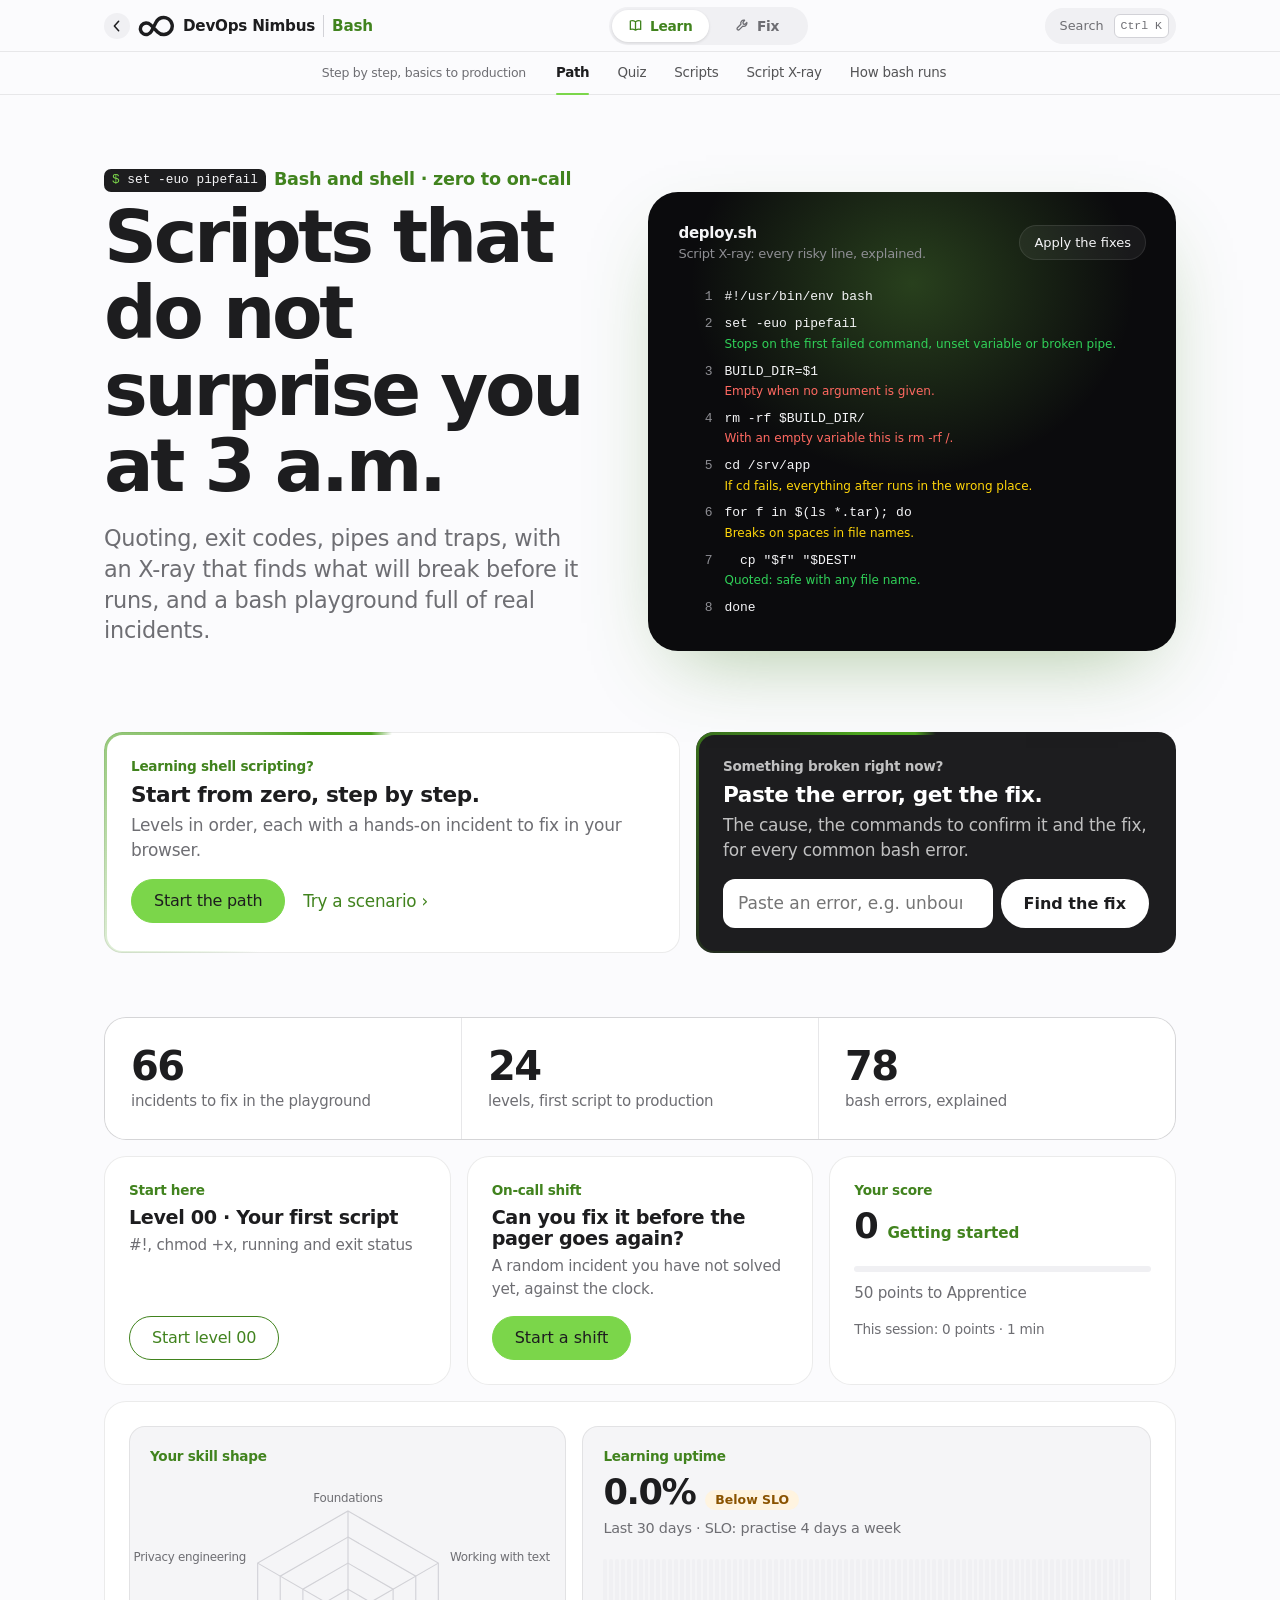
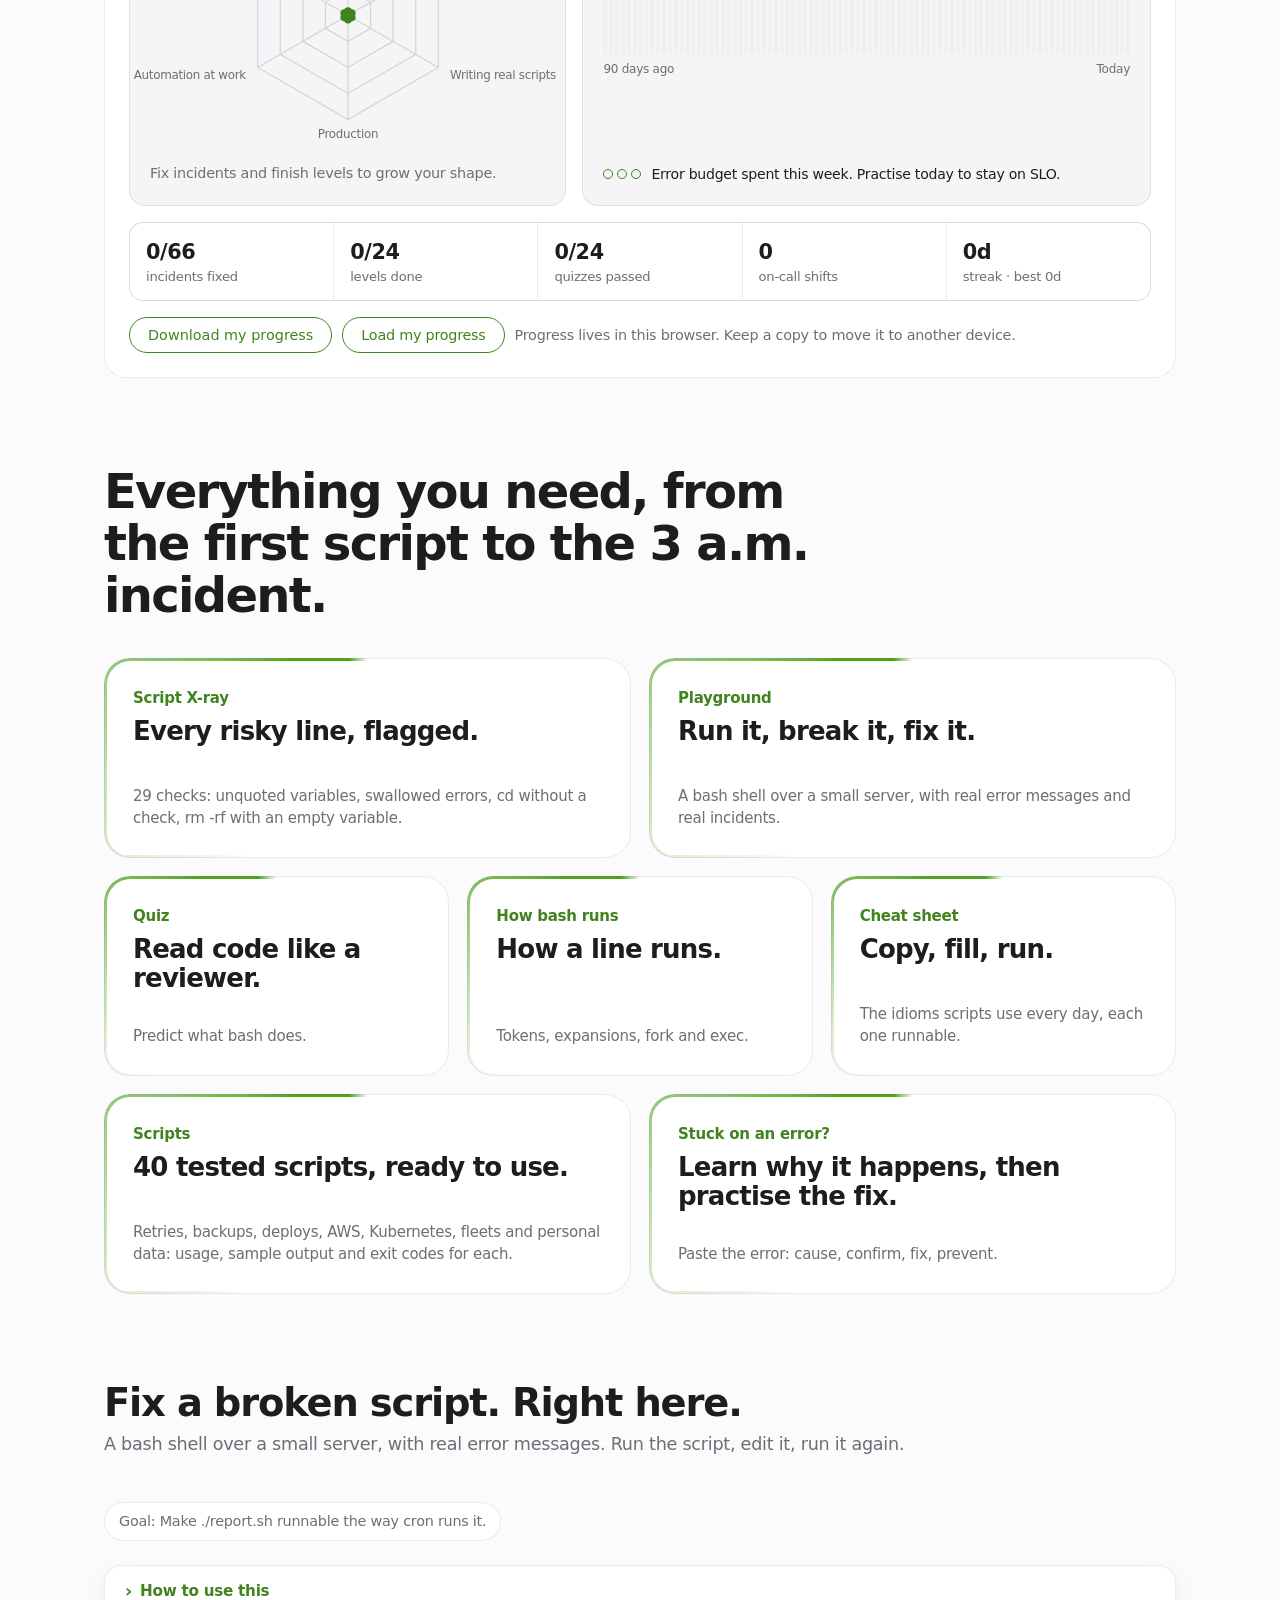
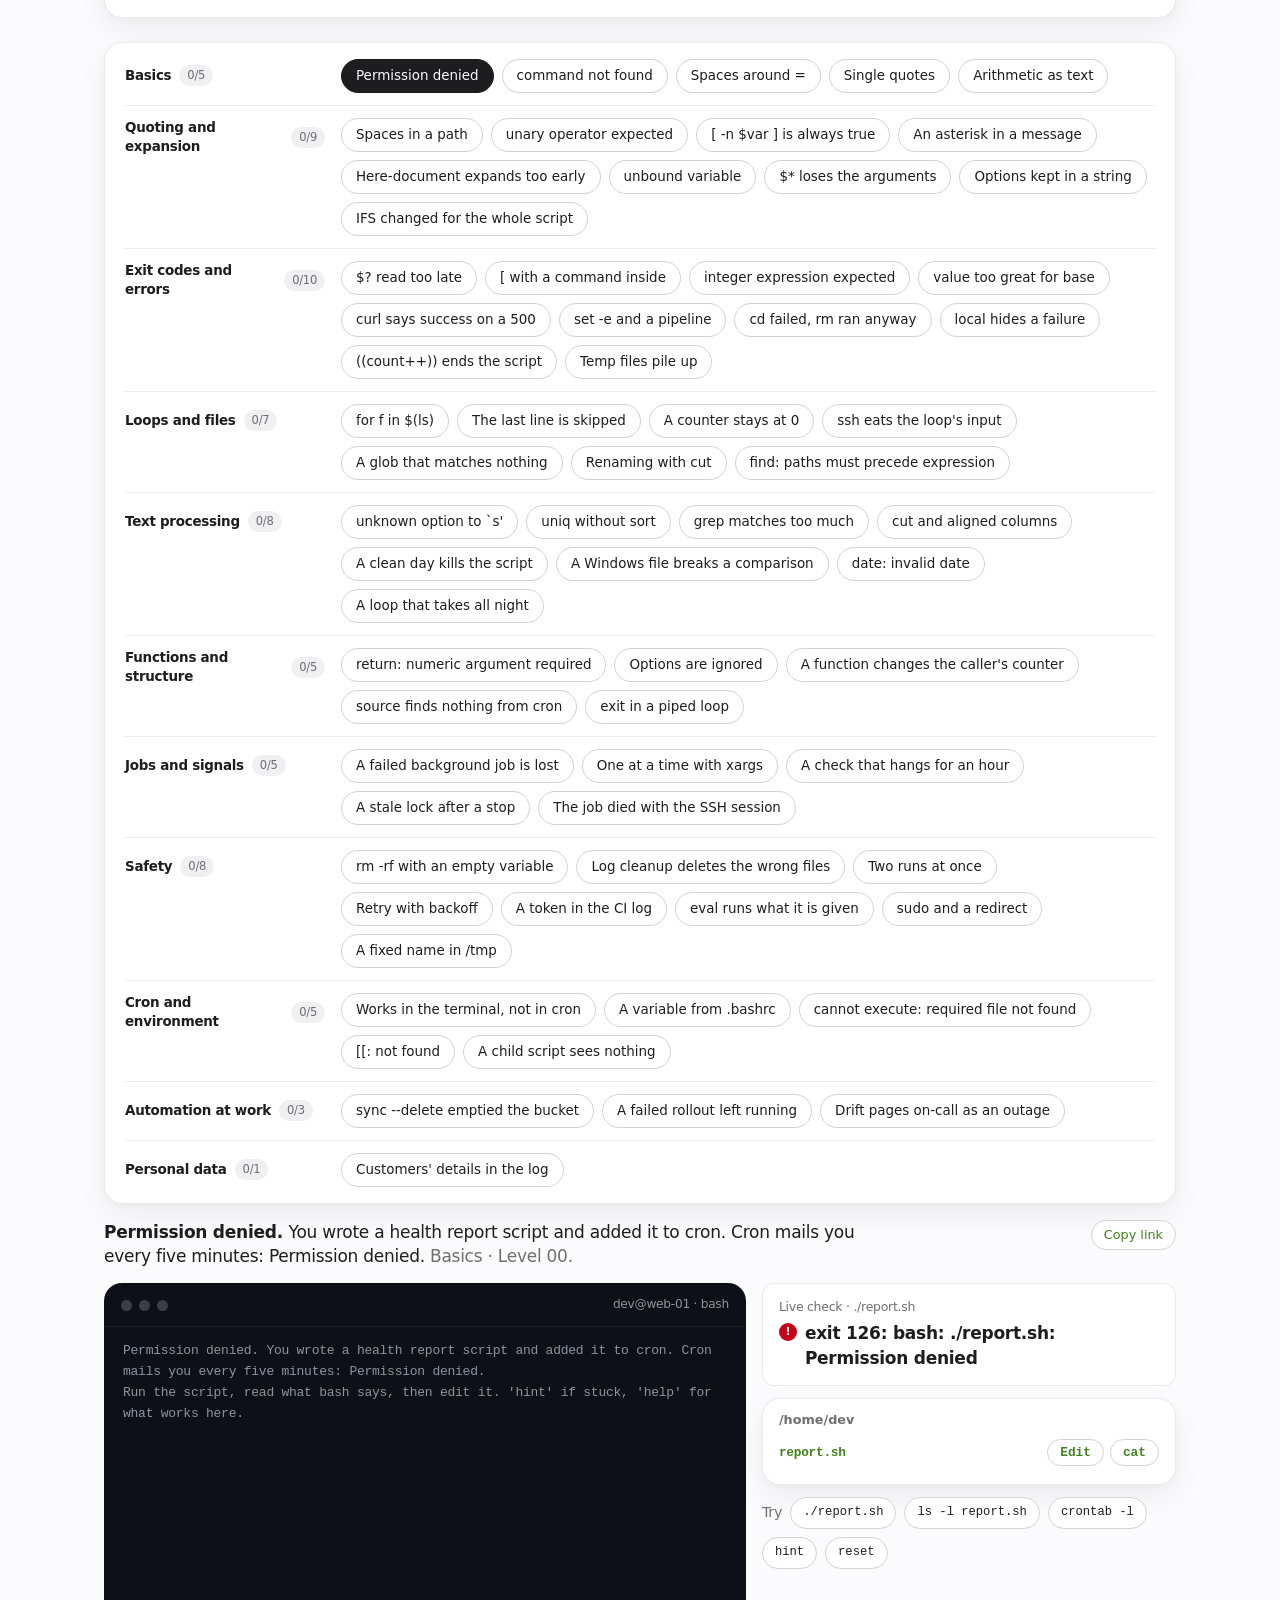
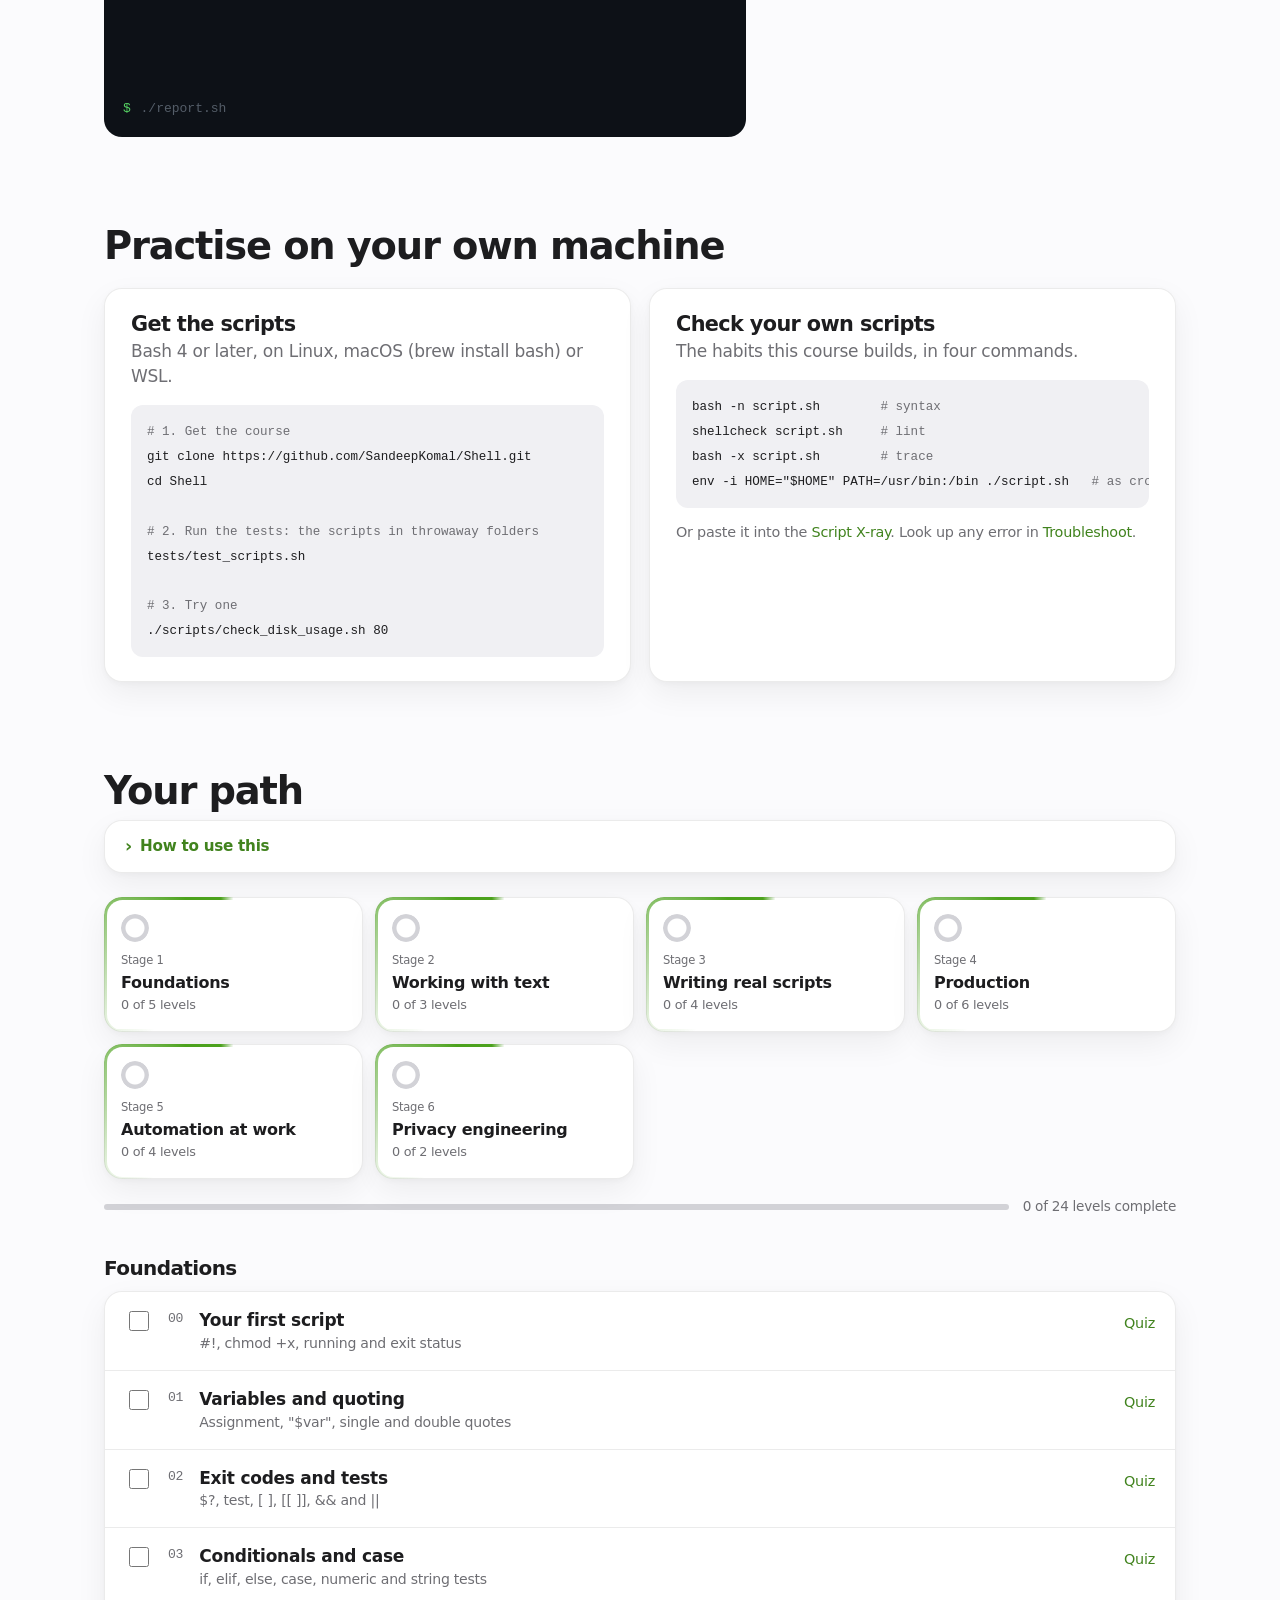
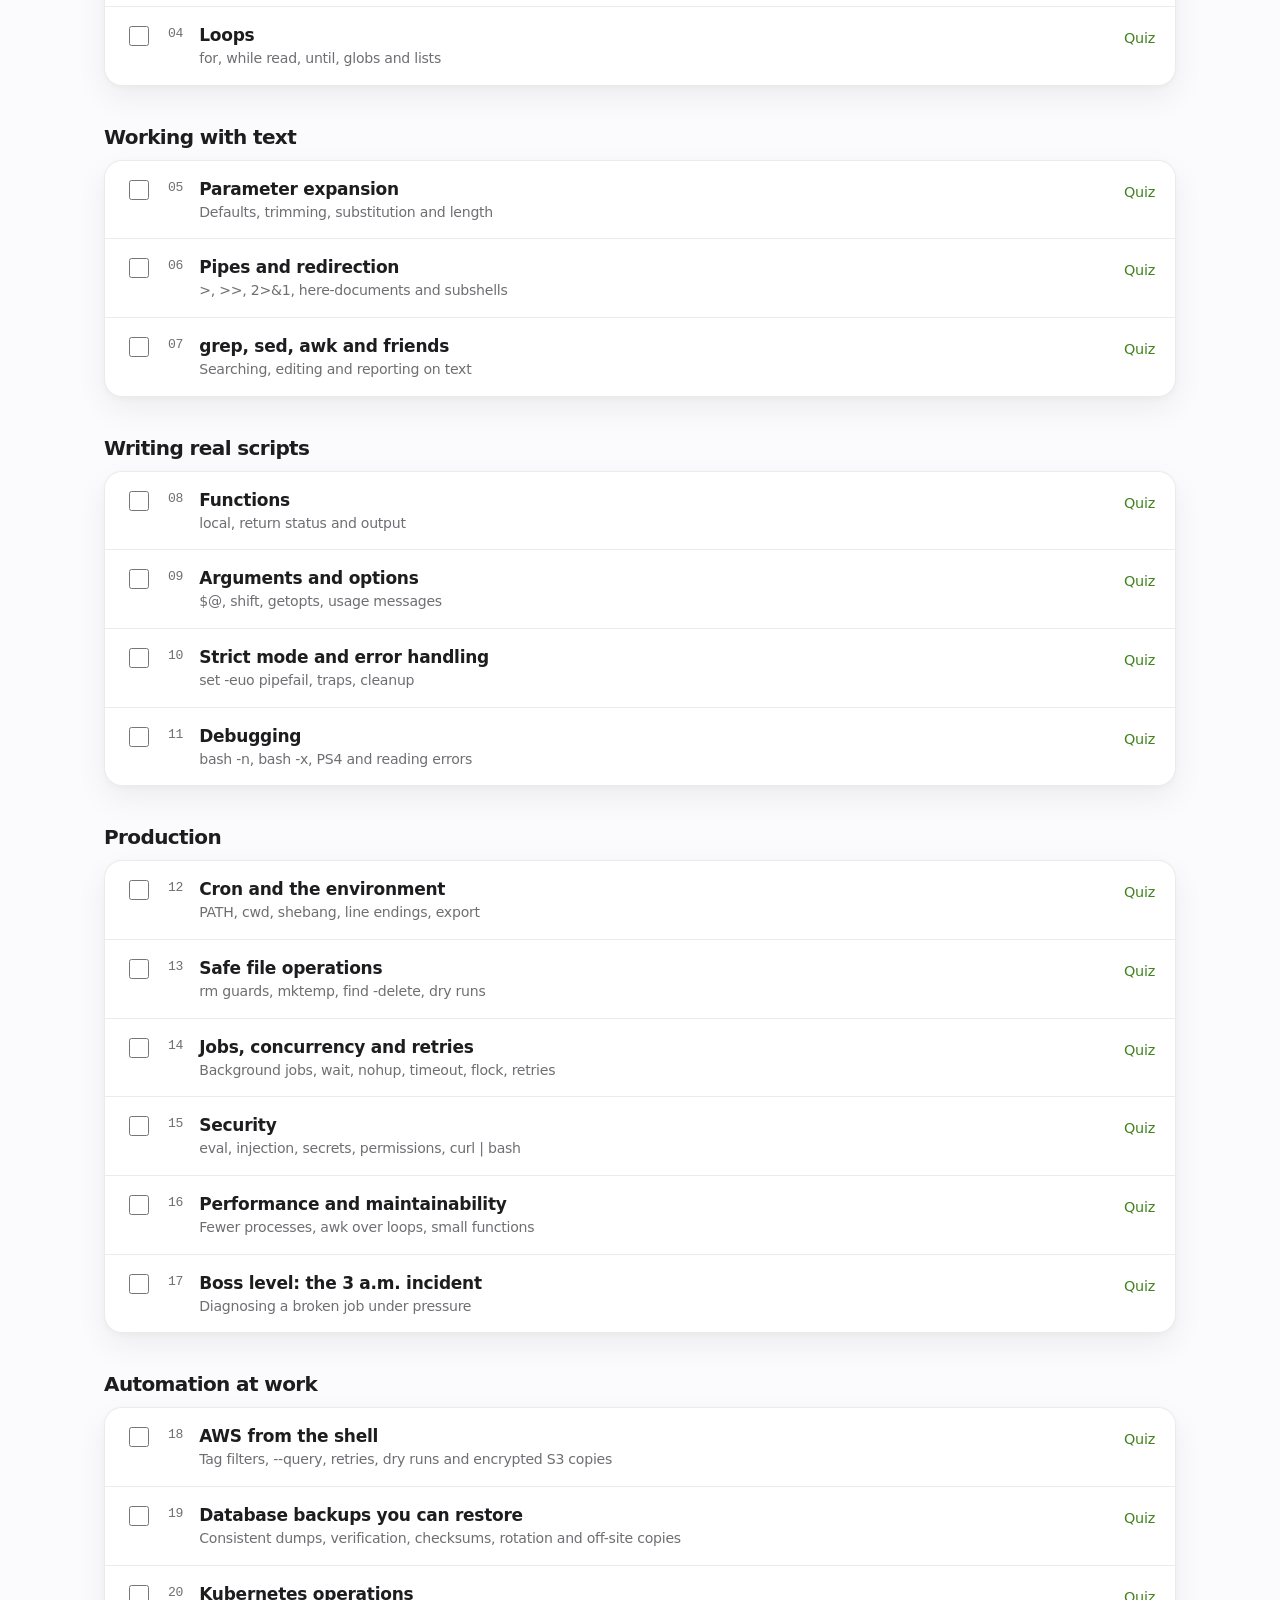
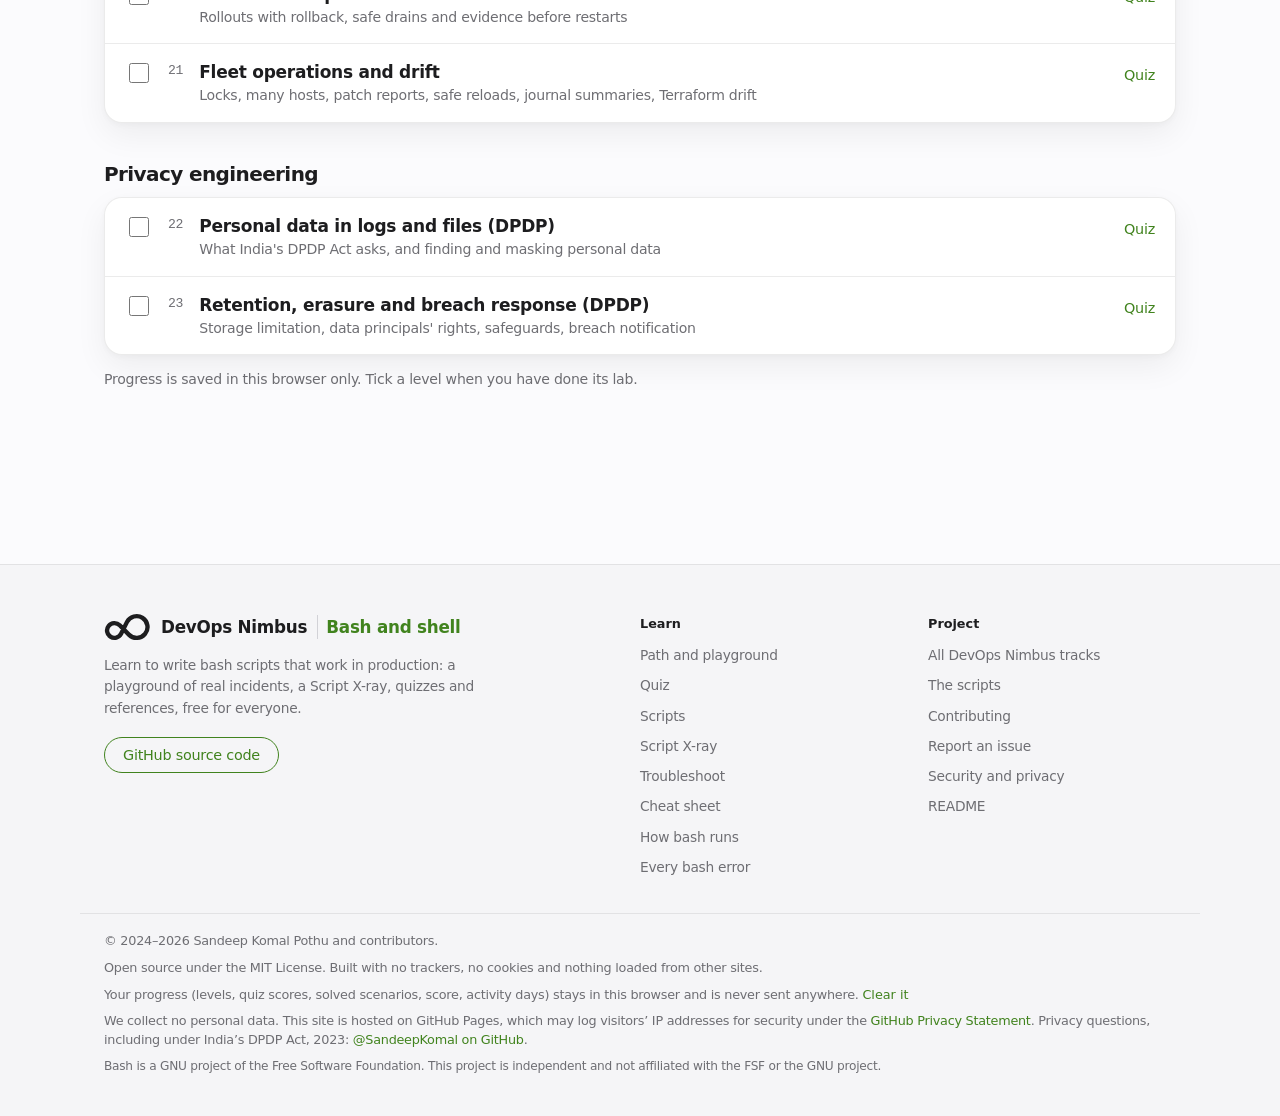
<file: site/index.html>
<!doctype html>
<html lang="en">
<head>
  <meta charset="utf-8">
  <meta name="viewport" content="width=device-width, initial-scale=1">
  <meta http-equiv="Content-Security-Policy" content="default-src 'self'; script-src 'self'; style-src 'self'; img-src 'self' data:; connect-src 'none'; base-uri 'none'; form-action 'none'">
  <meta name="description" content="Fix real bash script failures in your browser: 66 incidents in a bash playground, 40 production scripts for AWS, databases, Kubernetes and personal data (India's DPDP Act), a Script X-ray that flags risky lines, every common bash error explained, a quiz and a cheat sheet. Free, no sign-up.">
  <meta property="og:type" content="website">
  <meta property="og:site_name" content="DevOps Nimbus">
  <meta property="og:title" content="Bash and shell, zero to on-call · DevOps Nimbus">
  <meta property="og:description" content="Quoting, exit codes, pipes, traps and cron, learned by fixing broken bash scripts in a browser playground. Every common bash error explained.">
  <meta property="og:url" content="https://sandeepkomal.github.io/Shell/">
  <link rel="canonical" href="https://sandeepkomal.github.io/Shell/">
  <title>Bash and shell · DevOps Nimbus</title>
  <link rel="stylesheet" href="style.css">
  <link rel="preload" href="data.js" as="script">
  <link rel="preload" href="scenario-index.js" as="script">
  <link rel="preload" href="search.js" as="script">
  <link rel="preload" href="app.js" as="script">
  <link rel="preload" href="engage.js" as="script">
  <link rel="icon" href="favicon.ico" sizes="32x32">
  <link rel="icon" href="favicon.svg" type="image/svg+xml">
  <link rel="apple-touch-icon" href="apple-touch-icon.png">
</head>
<body>
  <a class="skip" href="#main">Skip to content</a>
  <header class="top">
    <div class="wrap top-inner">
      <div class="brand">
        <a class="brand-hub" href="https://sandeepkomal.github.io/devops-nimbus/" title="Back to all DevOps Nimbus tracks"><span class="brand-back" aria-hidden="true"><svg viewBox="0 0 8 14" width="7" height="12"><path d="M6.5 1.5 1.5 7l5 5.5" fill="none" stroke="currentColor" stroke-width="1.8" stroke-linecap="round" stroke-linejoin="round"/></svg></span><img class="mark" src="nimbus.svg" alt="" width="37" height="22"><span>DevOps Nimbus</span><span class="sr-only">: back to all tracks</span></a>
        <a class="brand-track" href="#path">Bash</a>
      </div>
      <nav class="switch" aria-label="Mode">
        <a class="sw learn" href="#path"><svg viewBox="0 0 16 16" width="15" height="15" aria-hidden="true"><path d="M2.5 3.2c1.8-.6 3.6-.4 5.5.8 1.9-1.2 3.7-1.4 5.5-.8v9c-1.8-.6-3.6-.4-5.5.8-1.9-1.2-3.7-1.4-5.5-.8zM8 4v9" fill="none" stroke="currentColor" stroke-width="1.4" stroke-linejoin="round"/></svg>Learn</a>
        <a class="sw fix" href="#doctor"><svg viewBox="0 0 16 16" width="15" height="15" aria-hidden="true"><path d="M10.2 2.4a3.3 3.3 0 0 0-3.9 4.3L2.6 10.4a1.4 1.4 0 0 0 2 2l3.7-3.7a3.3 3.3 0 0 0 4.3-3.9l-2 2-1.7-.4-.4-1.7z" fill="none" stroke="currentColor" stroke-width="1.4" stroke-linejoin="round"/></svg>Fix</a>
      </nav>
      <button type="button" class="kbd-btn" id="palette-open" aria-label="Search the site (Ctrl+K)"><span>Search</span><kbd id="palette-key">Ctrl K</kbd></button>
    </div>
    <div class="wrap sub-row">
      <nav class="subnav" aria-label="Sections">
        <div class="mode learn" role="group" aria-label="Learn">
          <span class="mode-k">Step by step, basics to production</span>
          <a href="#path" data-tab="path">Path</a>
          <a href="#quiz" data-tab="quiz">Quiz</a>
          <a href="#scripts" data-tab="scripts">Scripts</a>
          <a href="#xray" data-tab="xray">Script X-ray</a>
          <a href="#arch" data-tab="arch">How bash runs</a>
        </div>
        <div class="mode fix" role="group" aria-label="Fix">
          <span class="mode-k">Something broken? Find the cause and the fix</span>
          <a href="#doctor" data-tab="doctor">Troubleshoot</a>
          <a href="#cheats" data-tab="cheats">Cheat sheet</a>
        </div>
      </nav>
    </div>
  </header>

  <main id="main">
    <section id="tab-path" class="tab">
      <div class="hero">
        <div class="wrap hero-grid">
          <div class="hero-text">
            <p class="eyebrow"><code class="eyebrow-cmd" aria-hidden="true"><span>$</span> set -euo pipefail</code>Bash and shell · zero to on-call</p>
            <h1>Scripts that do not surprise you at 3 a.m.</h1>
            <p class="sub">Quoting, exit codes, pipes and traps, with an X-ray that finds what will break before it runs, and a bash playground full of real incidents.</p>
          </div>
          <div class="doors">
            <div class="door learn">
              <p class="door-k">Learning shell scripting?</p>
              <h2>Start from zero, step by step.</h2>
              <p>Levels in order, each with a hands-on incident to fix in your browser.</p>
              <div class="ctas"><a class="pill primary" href="#path-title" id="cta-path">Start the path</a><a class="text-link" href="#pg-title" id="cta-play">Try a scenario</a></div>
            </div>
            <div class="door fix">
              <p class="door-k">Something broken right now?</p>
              <h2>Paste the error, get the fix.</h2>
              <p>The cause, the commands to confirm it and the fix, for every common bash error.</p>
              <div class="door-search"><input id="door-q" type="search" placeholder="Paste an error, e.g. unbound variable" aria-label="Paste an error" autocomplete="off"><button type="button" class="pill" id="door-go">Find the fix</button></div>
            </div>
          </div>
          <figure class="stage" aria-labelledby="stage-title">
            <div class="stage-bar">
              <div><strong id="stage-title">deploy.sh</strong><div>Script X-ray: every risky line, explained.</div></div>
              <button type="button" class="toggle" id="stage-toggle" aria-pressed="false">Apply the fixes</button>
            </div>
            <div class="stage-code mono" id="stage-code"></div>
          </figure>
        </div>
      </div>

      <div class="wrap">
        <div class="stats" id="stats"></div>
        <section class="engage" id="engage" aria-label="Your learning"></section>

        <section class="bento-block" aria-labelledby="bento-title">
          <h2 id="bento-title" class="big-title">Everything you need, from the first script to the 3 a.m. incident.</h2>
          <div class="bento" id="bento"></div>
        </section>

        <section class="playground" aria-labelledby="pg-title">
          <div class="pg-head">
            <div>
              <h2 id="pg-title" class="section-title">Fix a broken script. Right here.</h2>
              <p class="section-sub">A bash shell over a small server, with real error messages. Run the script, edit it, run it again.</p>
            </div>
            <p id="pg-goal" class="pg-goal" aria-live="polite"></p>
          </div>
          <div class="guide-slot" data-guide="playground"></div>
          <div class="pg-scenarios" id="pg-scenarios" role="group" aria-label="Scenario"></div>
          <div class="pg-story" id="pg-story"></div>
          <div class="pg-body">
            <div class="pg-main">
              <div class="pg-term" id="pg-term">
                <div class="pg-bar" aria-hidden="true"><span></span><span></span><span></span><em id="pg-prompt-label">dev@web-01 · bash</em></div>
                <div class="pg-out" id="pg-out" role="log" aria-live="polite" aria-label="Terminal output"></div>
                <form class="pg-form" id="pg-form" autocomplete="off">
                  <span aria-hidden="true">$</span>
                  <input id="pg-input" type="text" spellcheck="false" autocapitalize="off" aria-label="Type a command" placeholder="./report.sh">
                </form>
              </div>
              <div class="pg-editor card" id="pg-editor" hidden>
                <div class="pg-editor-bar">
                  <strong id="pg-editor-name"></strong>
                  <span class="note">Ctrl+S saves · Esc closes</span>
                </div>
                <textarea id="pg-editor-text" spellcheck="false" autocapitalize="off" aria-label="Edit the file"></textarea>
                <div class="pg-editor-actions">
                  <button type="button" class="pill primary small-pill" id="pg-editor-save">Save</button>
                  <button type="button" class="pill small-pill" id="pg-editor-cancel">Close</button>
                </div>
              </div>
            </div>
            <div class="pg-side">
              <div class="pg-check" id="pg-check" aria-live="polite"></div>
              <div class="pg-files card" id="pg-files"></div>
              <div class="pg-try" id="pg-try"></div>
            </div>
          </div>
        </section>

        <section aria-labelledby="start-title">
          <h2 id="start-title" class="section-title">Practise on your own machine</h2>
          <div class="start-grid">
            <div class="card">
              <h3>Get the scripts</h3>
              <p class="muted">Bash 4 or later, on Linux, macOS (brew install bash) or WSL.</p>
              <pre class="start"><code><span class="cm"># 1. Get the course</span>
git clone https://github.com/SandeepKomal/Shell.git
cd Shell

<span class="cm"># 2. Run the tests: the scripts in throwaway folders</span>
tests/test_scripts.sh

<span class="cm"># 3. Try one</span>
./scripts/check_disk_usage.sh 80</code></pre>
            </div>
            <div class="card">
              <h3>Check your own scripts</h3>
              <p class="muted">The habits this course builds, in four commands.</p>
              <pre class="start"><code>bash -n script.sh        <span class="cm"># syntax</span>
shellcheck script.sh     <span class="cm"># lint</span>
bash -x script.sh        <span class="cm"># trace</span>
env -i HOME="$HOME" PATH=/usr/bin:/bin ./script.sh   <span class="cm"># as cron</span></code></pre>
              <p class="start-note">Or paste it into the <a href="#xray">Script X-ray</a>. Look up any error in <a href="#doctor">Troubleshoot</a>.</p>
            </div>
          </div>
        </section>

        <h2 class="section-title" id="path-title">Your path</h2>
        <div class="guide-slot" data-guide="path"></div>
        <div class="stages" id="stages" role="list"></div>
        <div class="progress-row">
          <div class="bar" role="progressbar" aria-label="Levels complete" aria-valuemin="0" aria-valuemax="24" id="bar"><span id="bar-fill"></span></div>
          <span id="bar-text"></span>
        </div>
        <div id="levels"></div>
        <p class="note">Progress is saved in this browser only. Tick a level when you have done its lab.</p>
      </div>
    </section>

    <section id="tab-quiz" class="tab wrap" hidden>
      <h2>Quiz</h2>
      <p class="lede">Scenario questions for every level: predict what bash does. You see right or wrong as soon as you answer, with the reasoning.</p>
      <div class="guide-slot" data-guide="quiz"></div>
      <label class="field">Practise
        <select id="quiz-level"></select>
      </label>
      <button type="button" class="pill small-pill quiz-again" id="quiz-again">Start again with new order</button>
      <div id="quiz-list"></div>
    </section>

    <section id="tab-scripts" class="tab wrap" hidden>
      <h2>Scripts</h2>
      <p class="lede">Every script in the repository, tested and ready to use: what it is for, how to run it, what it prints and what its exit status means. Anything that changes or deletes is a dry run until you add <code>-y</code>.</p>
      <div class="guide-slot" data-guide="scripts"></div>
      <label class="field">Search scripts
        <input id="scripts-q" type="search" placeholder="backup, drain, aadhaar, terraform..." autocomplete="off">
      </label>
      <div class="script-groups" id="script-groups" role="group" aria-label="Filter by group"></div>
      <p class="muted small" id="scripts-count" aria-live="polite"></p>
      <div id="scripts-list" class="script-list"></div>
    </section>

    <section id="tab-xray" class="tab wrap" hidden>
      <h2>Script X-ray</h2>
      <p class="lede">Paste a shell script to see what every line does, which lines are risky and why, and what is missing.</p>
      <div class="guide-slot" data-guide="xray"></div>
      <div class="xray-paste card" id="xray-edit">
        <label for="xray-input" class="xray-paste-label">Paste a script</label>
        <textarea id="xray-input" rows="12" spellcheck="false" autocapitalize="off" placeholder="#!/usr/bin/env bash&#10;set -euo pipefail&#10;..."></textarea>
        <p id="xray-error" class="xray-warn" hidden></p>
        <div class="xray-paste-actions">
          <button type="button" class="pill primary small-pill" id="xray-go">Explain</button>
          <button type="button" class="pill small-pill" id="xray-example">Load an example</button>
          <span class="note">Ctrl+Enter explains. Everything stays in your browser; do not paste real secrets.</span>
        </div>
      </div>
      <div class="xray-paste card" id="xray-result" hidden>
        <div class="xray-result-bar">
          <div>
            <p class="xray-result-title" id="xray-summary"></p>
            <p class="note">Select any line to see what it does. Red lines are dangerous, amber ones worth a second look.</p>
          </div>
          <div class="xray-result-actions">
            <button type="button" class="pill small-pill" id="xray-edit-btn">Edit</button>
            <button type="button" class="pill small-pill" id="xray-clear">Clear</button>
          </div>
        </div>
        <div id="xray-review" aria-live="polite"></div>
      </div>
      <div class="xray" id="xray-view" hidden>
        <ol id="xray-lines" class="code" aria-label="Script lines"></ol>
        <aside id="xray-note" class="card" aria-live="polite"><p class="muted">Pick a line on the left.</p></aside>
      </div>
    </section>

    <section id="tab-doctor" class="tab wrap" hidden>
      <p class="mode-banner"><strong>Fix mode.</strong> For when something is broken right now. Learning shell scripting instead? <a href="#path">Start the path</a>.</p>
      <h2>Stuck on an error?</h2>
      <p class="lede">Paste the error bash printed, or describe the symptom. Each answer explains why it happens, how to confirm it and how to fix and prevent it, then gives you a safe scenario to break and fix it yourself, so you recognise it next time.</p>
      <div class="guide-slot" data-guide="doctor"></div>
      <label class="field">Search errors and symptoms
        <input id="doctor-q" type="search" placeholder="Paste an error: unbound variable, command not found, ^M ..." autocomplete="off">
      </label>
      <div id="doctor-list" class="doctor-groups"></div>
      <div id="doctor-out"></div>
      <p class="note">Also as one plain page: <a href="problems.html">every bash error, explained</a>.</p>
    </section>

    <section id="tab-cheats" class="tab wrap" hidden>
      <h2>Cheat sheet</h2>
      <p class="lede">The commands and idioms scripts use most. Try runs one in the playground, in the scenario where it makes sense. Lab marks the few that need a real system.</p>
      <div class="guide-slot" data-guide="cheats"></div>
      <label class="field">Search
        <input id="cheat-q" type="search" placeholder="trap, quote, awk, cron..." autocomplete="off">
      </label>
      <div id="cheat-out"></div>
    </section>

    <section id="tab-arch" class="tab wrap" hidden>
      <h2>How bash runs a command</h2>
      <p class="lede">From a line of text to running programs: what bash does, in order, and what goes wrong at each step. Type a command line to watch it go through.</p>
      <div class="arch" id="arch"></div>
    </section>
  </main>

  <footer class="foot">
    <div class="wrap foot-grid">
      <div class="foot-brand">
        <a class="brand" href="#path">
          <img class="mark" src="nimbus.svg" alt="" width="47" height="28">
          DevOps Nimbus <span class="brand-track">Bash and shell</span>
        </a>
        <p>Learn to write bash scripts that work in production: a playground of real incidents, a Script X-ray, quizzes and references, free for everyone.</p>
        <a class="pill small-pill foot-gh" data-repo="" href="#">GitHub source code</a>
      </div>
      <nav class="foot-col" aria-label="Learn">
        <h2>Learn</h2>
        <a href="#path">Path and playground</a>
        <a href="#quiz">Quiz</a>
        <a href="#scripts">Scripts</a>
        <a href="#xray">Script X-ray</a>
        <a href="#doctor">Troubleshoot</a>
        <a href="#cheats">Cheat sheet</a>
        <a href="#arch">How bash runs</a>
        <a href="problems.html">Every bash error</a>
      </nav>
      <nav class="foot-col" aria-label="Project">
        <h2>Project</h2>
        <a href="https://sandeepkomal.github.io/devops-nimbus/">All DevOps Nimbus tracks</a>
        <a data-repo="/tree/main/scripts" href="#">The scripts</a>
        <a data-repo="/blob/main/CONTRIBUTING.md" href="#">Contributing</a>
        <a data-repo="/issues" href="#">Report an issue</a>
        <a data-repo="/blob/main/SECURITY.md" href="#">Security and privacy</a>
        <a data-repo="/blob/main/README.md" href="#">README</a>
      </nav>
    </div>
    <div class="wrap foot-base">
      <p>© 2024–2026 Sandeep Komal Pothu and contributors.</p>
      <p>Open source under the MIT License. Built with no trackers, no cookies and nothing loaded from other sites.</p>
      <p>Your progress (levels, quiz scores, solved scenarios, score, activity days) stays in this browser and is never sent anywhere. <button type="button" class="link-btn" id="forget">Clear it</button></p>
      <p>We collect no personal data. This site is hosted on GitHub Pages, which may log visitors’ IP addresses for security under the <a href="https://docs.github.com/en/site-policy/privacy-policies/github-general-privacy-statement">GitHub Privacy Statement</a>. Privacy questions, including under India’s DPDP Act, 2023: <a href="https://github.com/SandeepKomal">@SandeepKomal on GitHub</a>.</p>
      <p class="foot-tm">Bash is a GNU project of the Free Software Foundation. This project is independent and not affiliated with the FSF or the GNU project.</p>
    </div>
  </footer>

  <dialog id="palette" class="palette" aria-label="Search">
    <input id="palette-input" type="text" placeholder="Jump to a level, scenario, error or section" autocomplete="off" aria-controls="palette-list">
    <ul id="palette-list" role="listbox"></ul>
    <p class="palette-foot muted"><kbd>↑</kbd> <kbd>↓</kbd> to move · <kbd>Enter</kbd> to open · <kbd>Esc</kbd> to close</p>
  </dialog>

  <!-- Only what the first screen needs; app.js loads the playground, X-ray, quiz bank and "How bash runs" after it. -->
  <script src="data.js"></script>
  <script src="scenario-index.js"></script>
  <script src="search.js"></script>
  <script src="app.js"></script>
  <script src="engage.js"></script>
</body>
</html>
</file>
<file: site/style.css>
/* DevOps Nimbus Bash and shell. Calm, product-page styling: system font, solid surfaces,
   hairline borders, one green accent. */
:root {
  --bg: #fbfbfd;
  --surface: #ffffff;
  --surface-2: #f5f5f7;
  --text: #1d1d1f;
  --muted: #6e6e73;
  --line: #d2d2d7;
  --hair: rgba(0, 0, 0, .08);
  --accent: #41831e; --accent-fill: #7bd64a; --accent-fill-hover: #6cbc41; --on-fill: #1d1d1f;
  --accent-hover: #376f1a;
  --accent-2: #41831e;
  --stage-accent: #7bd64a; /* the dark stage keeps the dark-mode accent */
  --accent-soft: #effae9;
  --on-accent: #ffffff;
  --ok: #1d7a34;
  --ok-soft: #e9f6ec;
  --bad: #c9001a;
  --bad-soft: #fdecee;
  --warn: #b26b00;
  --warn-text: #8a5300;
  --warn-soft: #fff4e0;
  --code-bg: #f0f0f3;
  --stage: #0b0b0d;
  --stage-text: #f5f5f7;
  --stage-muted: #8e8e93;
  --stage-line: rgba(255, 255, 255, .09);
  --shadow: 0 2px 8px rgba(0, 0, 0, .04), 0 12px 32px rgba(0, 0, 0, .06);
  --radius: 18px;
  --radius-sm: 12px;
  --ease: cubic-bezier(.22, .8, .2, 1);
  --mono: "SF Mono", ui-monospace, Menlo, Consolas, monospace;
  color-scheme: light dark;
}
@media (prefers-color-scheme: dark) {
  :root {
    --bg: #000000;
    --surface: #161618;
    --surface-2: #1c1c1e;
    --text: #f5f5f7;
    --muted: #a1a1a6;
    --line: #424245;
    --hair: rgba(255, 255, 255, .1);
    --accent: #7bd64a; --accent-fill: #7bd64a; --accent-fill-hover: #8fdc65; --on-fill: #000000;
    --accent-hover: #95de6e;
    --accent-2: #7bd64a;
    --accent-soft: #283921;
    --on-accent: #000000;
    --ok: #30d158;
    --ok-soft: #0f2e18;
    --bad: #ff6961;
    --bad-soft: #3a1414;
    --warn: #ffb340;
    --warn-text: #ffcc80;
    --warn-soft: #3a2a0c;
    --code-bg: #2c2c2e;
    --shadow: none;
  }
}

* { box-sizing: border-box; }
html { -webkit-text-size-adjust: 100%; scroll-padding-top: 72px; }
body {
  margin: 0; background: var(--bg); color: var(--text);
  font: 17px/1.47 -apple-system, BlinkMacSystemFont, "SF Pro Text", "Helvetica Neue", "Segoe UI", system-ui, sans-serif;
  letter-spacing: -.015em; -webkit-font-smoothing: antialiased; overflow-x: hidden;
}
a { color: var(--accent); text-decoration: none; }
a:hover { text-decoration: underline; }
code, pre, kbd, .mono { font-family: var(--mono); letter-spacing: 0; }
code, pre { font-size: .86em; }
:not(pre) > code { background: var(--code-bg); padding: .12em .4em; border-radius: 6px; overflow-wrap: anywhere; }
pre { background: var(--code-bg); padding: 14px 16px; border-radius: var(--radius-sm); overflow-x: auto; margin: 0; line-height: 1.6; }
h1, h2, h3, h4 { letter-spacing: -.03em; line-height: 1.1; }
:focus-visible { outline: 3px solid var(--accent); outline-offset: 3px; border-radius: 8px; }
button { font: inherit; }

.wrap { max-width: 1120px; margin: 0 auto; padding: 0 24px; }
.skip { position: absolute; left: -9999px; }
.skip:focus { left: 16px; top: 8px; background: var(--surface); padding: 6px 10px; z-index: 30; }
.muted { color: var(--muted); }
.note { color: var(--muted); font-size: .88rem; }
.small { font-size: .9rem; }
.lede { color: var(--muted); font-size: 1.15rem; margin: -6px 0 24px; max-width: 700px; }

/* Navigation: quiet and solid. */
.top { position: sticky; top: 0; z-index: 20; background: var(--bg); border-bottom: 1px solid var(--hair); }
.top-inner { display: flex; align-items: center; gap: 20px; height: 52px; }
.brand { display: flex; align-items: center; gap: 8px; font-weight: 600; font-size: .95rem; color: var(--text); white-space: nowrap; }
.brand:hover { text-decoration: none; }
.brand img { display: block; width: 22px; height: 22px; }
.kbd-btn { display: inline-flex; align-items: center; gap: 10px; font-size: .8rem; color: var(--muted); background: var(--code-bg); border: 1px solid transparent; border-radius: 99px; padding: 5px 6px 5px 14px; cursor: pointer; }
.kbd-btn:hover { border-color: var(--line); }
kbd { font-size: .72rem; color: var(--muted); background: var(--surface); border: 1px solid var(--line); border-radius: 6px; padding: 3px 6px; }

main { padding-bottom: 64px; min-height: 70vh; }
.tab > h2 { font-size: clamp(2rem, 4.5vw, 3rem); font-weight: 700; margin: 48px 0 14px; }

/* Hero: split composition, the text beside the dark stage. */
.hero { padding: 72px 0 8px; }
.hero-grid { display: grid; grid-template-columns: minmax(0, 1fr) minmax(0, 1.08fr); gap: 56px; align-items: center; }
.eyebrow { color: var(--accent); font-weight: 600; font-size: 1.1rem; margin: 0 0 6px; }
.hero h1 { font-size: clamp(2.6rem, 6vw, 4.6rem); line-height: 1.04; letter-spacing: -.045em; font-weight: 700; margin: 0 0 18px; }
.hero .sub { font-size: clamp(1.1rem, 2vw, 1.4rem); color: var(--muted); line-height: 1.38; max-width: 560px; margin: 0 0 30px; }
.ctas { display: flex; gap: 18px; flex-wrap: wrap; align-items: center; }
.text-link { font-size: 1.05rem; }
.text-link::after { content: " ›"; }
/* The doors sit in a full-width row under the headline and the stage. */
.hero-grid > .doors { grid-column: 1 / -1; grid-row: 2; }
.doors { display: grid; grid-template-columns: 1.2fr 1fr; gap: 16px; }
.door { padding: 24px 26px; border-radius: var(--radius); border: 1px solid var(--hair); background: var(--surface); display: flex; flex-direction: column; gap: 6px; }
.door h2 { margin: 0; font-size: 1.35rem; letter-spacing: -.02em; }
.door p { margin: 0; color: var(--muted); }
.door .door-k { font-size: .85rem; font-weight: 600; color: var(--accent); }
.door.fix { background: var(--oncall); border-color: transparent; color: var(--on-oncall); }
.door.fix p, .door.fix .door-k { color: color-mix(in srgb, var(--on-oncall) 72%, transparent); }
.door .ctas { margin-top: 10px; }
.door-search { display: flex; gap: 8px; margin-top: 10px; }
.door-search input { flex: 1; min-width: 0; border-radius: 99px; }
.mode-banner { margin: 32px 0 0; padding: 12px 16px; border-radius: var(--radius-sm); background: var(--surface); border: 1px solid var(--hair); box-shadow: inset 3px 0 0 var(--oncall); font-size: .95rem; }
.mode-banner + h2 { margin-top: 32px; }
.pill {
  display: inline-flex; align-items: center; justify-content: center; gap: 6px; min-height: 44px; padding: 0 22px;
  border-radius: 99px; font-size: 1rem; color: var(--accent); background: transparent; border: 1px solid var(--accent);
  cursor: pointer; transition: background .2s var(--ease), transform .2s var(--ease);
}
.pill:hover { text-decoration: none; background: var(--accent-soft); }
.pill:active { transform: scale(.98); }
.pill.primary { background: var(--accent-fill); color: var(--on-fill); border-color: var(--accent-fill); }
.pill.primary:hover { background: var(--accent-fill-hover); border-color: var(--accent-fill); }
.small-pill { min-height: 36px; padding: 0 18px; font-size: .9rem; }

/* The stage: the signature, deploy.sh under the X-ray, lit by the accent. */
.stage { position: relative; margin: 0; background: var(--stage); color: var(--stage-text); border-radius: 30px; padding: 30px; min-height: 360px; overflow: hidden; isolation: isolate; box-shadow: 0 30px 80px -30px color-mix(in srgb, var(--accent) 45%, transparent); }
.stage::before { content: ""; position: absolute; inset: -40% -10% auto; height: 120%; background: radial-gradient(closest-side, color-mix(in srgb, var(--stage-accent) 26%, transparent), transparent 70%); z-index: -1; pointer-events: none; }
.stage-bar { display: flex; justify-content: space-between; align-items: center; gap: 12px; margin-bottom: 20px; font-size: 13px; color: var(--stage-muted); }
.stage-bar strong { color: var(--stage-text); font-weight: 600; font-size: 15px; }
.toggle { border: 1px solid var(--stage-line); background: rgba(255, 255, 255, .06); color: var(--stage-text); border-radius: 99px; padding: 7px 14px; font-size: 13px; cursor: pointer; transition: background .2s, border-color .2s; white-space: nowrap; }
.toggle:hover, .toggle[aria-pressed="true"] { border-color: var(--stage-accent); background: color-mix(in srgb, var(--stage-accent) 18%, transparent); }
.stage-code { font-size: 13px; line-height: 1.65; }
/* Held open until app.js draws the script, so the hero does not move when it arrives. */
.stage-code:empty { min-height: 338px; }
@media (max-width: 760px) { .stage-code:empty { min-height: 325px; } }
@media (max-width: 480px) { .stage-code:empty { min-height: 365px; } }
.stage-code > div { display: grid; grid-template-columns: 26px minmax(0, 1fr); gap: 0 12px; padding: 3px 8px; border-radius: 8px; transition: background .2s; }
.stage-code > div:hover { background: rgba(255, 255, 255, .06); }
.stage-code .n { color: var(--stage-muted); text-align: right; }
.stage-code .src { white-space: pre-wrap; overflow-wrap: anywhere; }
.stage-code .src.changed { color: var(--stage-accent); animation: sq-in .4s var(--ease); }
.stage-code .snote { grid-column: 2; font-size: 12px; font-family: -apple-system, BlinkMacSystemFont, "Segoe UI", system-ui, sans-serif; }
.snote.ok, .s-ok { color: #30d158; } .snote.warn { color: #ffd60a; } .snote.bad { color: #ff6961; }

/* Stats and bento */
.stats { display: grid; grid-template-columns: repeat(3, 1fr); gap: 1px; background: var(--hair); border: 1px solid var(--hair); border-radius: 22px; overflow: hidden; margin: 56px 0 0; }
.stats div { background: var(--surface); padding: 26px; }
.stats b { display: block; font-size: 40px; letter-spacing: -.04em; line-height: 1.1; }
.stats span { color: var(--muted); font-size: 15px; }
.big-title { font-size: clamp(2rem, 4.5vw, 3rem); letter-spacing: -.035em; line-height: 1.08; margin: 88px 0 36px; max-width: 760px; }
.bento { display: grid; grid-template-columns: repeat(6, 1fr); gap: 18px; }
.tile { background: var(--surface); border: 1px solid var(--hair); border-radius: 26px; padding: 28px; grid-column: span 2; min-height: 200px; display: flex; flex-direction: column; justify-content: space-between; color: var(--text); transition: transform .35s var(--ease), box-shadow .35s var(--ease); }
.tile:hover { transform: translateY(-3px); box-shadow: 0 18px 40px -22px rgba(0, 0, 0, .3); text-decoration: none; }
.tile.wide { grid-column: span 3; }
.tile .k { color: var(--accent); font-weight: 600; font-size: 15px; }
.tile h3 { font-size: 26px; letter-spacing: -.03em; line-height: 1.12; margin: 8px 0 0; }
.tile p { color: var(--muted); margin: 10px 0 0; font-size: 15px; }

.section-title { font-size: clamp(1.7rem, 3.5vw, 2.4rem); font-weight: 700; margin: 88px 0 8px; }
.section-sub { color: var(--muted); font-size: 1.1rem; margin: 0 0 24px; }

/* Start */
.start-grid { display: grid; grid-template-columns: repeat(2, minmax(0, 1fr)); gap: 18px; margin-top: 20px; }
.start-grid h3 { font-size: 1.3rem; margin: 0 0 4px; }
.start-grid .muted { margin: 0 0 16px; }
pre.start { line-height: 1.7; }
pre.start .cm { color: var(--muted); }
.start-note { margin: 14px 0 0; font-size: .9rem; color: var(--muted); }

/* Path */
.stages { display: grid; grid-template-columns: repeat(4, minmax(0, 1fr)); gap: 12px; margin: 22px 0 18px; }
.stage-card { display: flex; flex-direction: column; gap: 2px; padding: 16px; border-radius: var(--radius); background: var(--surface); color: var(--text); box-shadow: var(--shadow); border: 1px solid var(--hair); transition: transform .25s var(--ease); }
.stage-card:hover { text-decoration: none; transform: translateY(-2px); }
.stage-card strong { font-size: 1rem; }
.stage-card .muted { font-size: .8rem; }
.stage-num { font-size: .72rem; color: var(--muted); }
.ring { --p: 0; width: 28px; height: 28px; border-radius: 50%; margin-bottom: 8px; background: conic-gradient(var(--accent) calc(var(--p) * 1%), var(--line) 0); -webkit-mask: radial-gradient(circle, transparent 9px, #000 10px); mask: radial-gradient(circle, transparent 9px, #000 10px); }
.stage-card.complete .ring { background: var(--ok); }
.progress-row { display: flex; align-items: center; gap: 14px; margin: 6px 0 8px; }
.bar { flex: 1; height: 6px; background: var(--line); border-radius: 99px; overflow: hidden; }
.bar span { display: block; height: 100%; width: 0; background: var(--accent-fill); border-radius: 99px; transition: width .5s var(--ease); }
#bar-text { color: var(--muted); font-size: .85rem; white-space: nowrap; }
.stage-h { font-size: 1.25rem; font-weight: 700; margin: 40px 0 12px; }
.levels { list-style: none; padding: 0; margin: 0; background: var(--surface); border-radius: var(--radius); box-shadow: var(--shadow); border: 1px solid var(--hair); overflow: hidden; }
.level { display: grid; grid-template-columns: auto auto minmax(0, 1fr) auto; align-items: start; gap: 16px; padding: 16px 20px; border-top: 1px solid var(--hair); }
.level:first-child { border-top: 0; }
.level input { width: 20px; height: 20px; margin-top: 3px; accent-color: var(--ok); }
.level .num { font: .82rem var(--mono); color: var(--muted); padding-top: 3px; }
.level summary { cursor: pointer; display: flex; flex-direction: column; list-style: none; }
.level summary::-webkit-details-marker { display: none; }
.level .title { font-weight: 600; }
.level.done .title { color: var(--muted); }
.level .topic { color: var(--muted); font-size: .88rem; }
.level-body { display: grid; grid-template-columns: minmax(0, 1fr) minmax(0, 1.2fr); gap: 18px; margin-top: 14px; }
.level-body h4 { margin: 0 0 6px; font-size: .82rem; color: var(--muted); font-weight: 600; letter-spacing: 0; }
.level-body ul { margin: 0; padding-left: 18px; font-size: .95rem; }
.level-body pre { font-size: .78rem; white-space: pre-wrap; overflow-wrap: anywhere; }
.level-links { grid-column: 1 / -1; display: flex; flex-wrap: wrap; gap: 8px; align-items: center; font-size: .88rem; }
.level .actions { padding-top: 2px; }

/* Cards and forms */
.card { background: var(--surface); border-radius: var(--radius); box-shadow: var(--shadow); border: 1px solid var(--hair); padding: 24px 26px; }
.field { display: flex; flex-direction: column; gap: 6px; font-size: .9rem; color: var(--muted); max-width: 640px; margin-bottom: 22px; }
select, input[type="search"] { font: inherit; color: var(--text); background: var(--surface); border: 1px solid var(--line); border-radius: var(--radius-sm); padding: 11px 14px; }
select:focus, input[type="search"]:focus { border-color: var(--accent); outline: none; box-shadow: 0 0 0 4px var(--accent-soft); }
.chip { font-size: .86rem; border: 1px solid var(--line); background: var(--surface); color: var(--text); padding: 6px 14px; border-radius: 99px; cursor: pointer; transition: border-color .2s, background .2s; }
.chip:hover { border-color: var(--accent); }
.chip[aria-pressed="true"] { border-color: var(--accent); background: var(--accent-soft); color: var(--accent); }
.linkish, .link-btn { color: var(--accent); background: none; border: 0; padding: 0; cursor: pointer; }
.linkish:hover, .link-btn:hover { text-decoration: underline; }

/* Quiz */
.score { position: sticky; top: 60px; z-index: 5; background: var(--surface); box-shadow: var(--shadow); border: 1px solid var(--hair); border-radius: var(--radius); padding: 14px 20px; margin-bottom: 18px; display: grid; gap: 10px; font-variant-numeric: tabular-nums; }
.score .meter { display: block; height: 6px; background: var(--line); border-radius: 99px; overflow: hidden; }
.score .fill { display: block; height: 100%; width: 0; background: var(--accent-fill); transition: width .35s var(--ease); }
.score .result { margin: 0; }
.question { margin-bottom: 16px; }
.question h3 { font-size: 1.12rem; margin: 0 0 16px; font-weight: 600; line-height: 1.4; letter-spacing: -.015em; }
.question pre { margin: -6px 0 16px; font-size: .82rem; }
.tag { margin: 0 0 6px; font-size: .78rem; color: var(--muted); font-weight: 500; }
.options { display: grid; gap: 10px; }
.opt { font-size: 1rem; text-align: left; color: var(--text); background: var(--surface-2); border: 1px solid var(--line); border-radius: var(--radius-sm); padding: 13px 16px; cursor: pointer; transition: border-color .2s, background .2s; }
.opt:hover:not(:disabled) { border-color: var(--accent); }
.opt:disabled { cursor: default; }
.opt.right { border-color: var(--ok); background: var(--ok-soft); }
.opt.right::before { content: "✓  "; color: var(--ok); font-weight: 700; }
.opt.wrong { border-color: var(--bad); background: var(--bad-soft); }
.opt.wrong::before { content: "✕  "; color: var(--bad); font-weight: 700; }
.opt:disabled:not(.right):not(.wrong) { opacity: .55; }
.feedback { margin: 14px 0 0; line-height: 1.5; }
.feedback:empty { display: none; }
.feedback.ok strong { color: var(--ok); }
.feedback.bad strong { color: var(--bad); }
.quiz-again { margin: -8px 0 20px; }

/* Script X-ray */
.xray { display: grid; grid-template-columns: minmax(0, 1.3fr) minmax(0, 1fr); gap: 18px; align-items: start; }
.xray[hidden] { display: none; }
.code { list-style: none; margin: 0; padding: 10px 0; background: var(--surface); border: 1px solid var(--hair); box-shadow: var(--shadow); border-radius: var(--radius); overflow-x: auto; counter-reset: ln; }
.code li { counter-increment: ln; display: flex; }
.code li::before { content: counter(ln); width: 38px; flex: none; text-align: right; padding-right: 12px; color: var(--muted); font: .78rem/2.1 var(--mono); opacity: .6; }
.line { flex: 1; text-align: left; border: 0; background: transparent; color: var(--text); font: .85rem/2.1 var(--mono); white-space: pre; padding: 0 14px 0 4px; cursor: pointer; border-radius: 6px; }
.line:hover { background: var(--accent-soft); }
.line.on { background: var(--accent-soft); box-shadow: inset 3px 0 0 var(--accent); }
.line.blank { cursor: default; }
.line.blank:hover { background: none; }
.line.warn { box-shadow: inset 3px 0 0 var(--warn); }
.line.bad { box-shadow: inset 3px 0 0 var(--bad); }
#xray-note { position: sticky; top: 72px; }
#xray-note pre { margin-bottom: 14px; white-space: pre-wrap; }
.xray-warn { color: var(--warn-text); background: var(--warn-soft); padding: 8px 12px; border-radius: 10px; font-size: .92rem; }
.xray-bad { color: var(--bad); background: var(--bad-soft); padding: 8px 12px; border-radius: 10px; font-size: .92rem; }
.xray-fix { font-size: .88rem; color: var(--muted); margin: -4px 0 12px; }
.xray-paste { margin-bottom: 18px; scroll-margin-top: 72px; }
.xray-paste-label { display: block; font-weight: 600; margin-bottom: 8px; }
#xray-input { width: 100%; font: .86rem/1.6 var(--mono); color: var(--text); background: var(--code-bg); border: 1px solid transparent; border-radius: var(--radius-sm); padding: 12px 14px; resize: vertical; }
#xray-input:focus { outline: none; border-color: var(--accent); }
.xray-paste-actions { display: flex; flex-wrap: wrap; align-items: center; gap: 10px 14px; margin-top: 12px; }
#xray-error { margin: 12px 0 0; }
.xray-result-bar { display: flex; flex-wrap: wrap; align-items: center; justify-content: space-between; gap: 12px 18px; }
.xray-result-bar .note { margin: 2px 0 0; }
.xray-result-title { margin: 0; font-weight: 600; font-size: 1.02rem; }
.xray-result-actions { display: flex; gap: 10px; }
#xray-review:not(:empty) { margin-top: 14px; padding-top: 12px; border-top: 1px solid var(--hair); }
.xray-review { margin: 6px 0 0; padding-left: 20px; font-size: .92rem; }
.xray-review li { margin: 6px 0; }
.code li.note-slot { display: block; counter-increment: none; padding: 6px 10px 10px; }
.code li.note-slot::before { content: none; }
.code li.note-slot #xray-note { position: static; box-shadow: none; }

/* Troubleshoot */
.doctor-groups { margin: 0 0 20px; padding: 4px 20px; background: var(--surface); border: 1px solid var(--hair); border-radius: var(--radius); box-shadow: var(--shadow); }
.doctor-group { display: grid; grid-template-columns: 200px minmax(0, 1fr); align-items: start; gap: 8px 16px; padding: 12px 0; }
.doctor-group[hidden] { display: none; }
.doctor-group:not([hidden]) ~ .doctor-group:not([hidden]) { border-top: 1px solid var(--hair); }
.doctor-group-name { display: flex; align-items: center; gap: 8px; min-height: 34px; font-size: .84rem; font-weight: 600; }
.count { font-size: .72rem; font-weight: 500; color: var(--muted); background: var(--code-bg); border-radius: 99px; padding: 2px 8px; font-variant-numeric: tabular-nums; }
.doctor-group-items { display: flex; flex-wrap: wrap; gap: 8px; }
.doctor-group .chip { font-family: var(--mono); font-size: .8rem; text-align: left; }
.doctor-group .chip[hidden] { display: none; }
.no-answer { margin: 0 0 20px; padding: 20px 22px; background: var(--surface); border: 1px solid var(--hair); border-radius: var(--radius); box-shadow: var(--shadow); }
.no-answer[hidden], .doctor-groups[hidden] { display: none; }
.no-answer h3 { margin: 0 0 4px; font-size: 1.05rem; }
.no-answer p { margin: 0; }
.no-answer-related { display: flex; flex-wrap: wrap; align-items: center; gap: 8px; }
.no-answer-related:not(:empty) { margin-top: 14px; }
.no-answer-related .chip { font-family: var(--mono); font-size: .8rem; text-align: left; }
#doctor-out { scroll-margin-top: 72px; }
.problem h3 { margin: 0 0 4px; font: 600 1.2rem var(--mono); letter-spacing: 0; }
.problem h4 { margin: 20px 0 6px; font-size: .86rem; color: var(--muted); font-weight: 600; letter-spacing: 0; }
.problem p { margin: 0; }
.problem ul { margin: 0; padding-left: 20px; }
.problem pre { white-space: pre-wrap; overflow-wrap: anywhere; }
.problem-head { display: flex; justify-content: space-between; align-items: flex-start; gap: 12px; }
.err-line { color: var(--bad); background: var(--bad-soft); font-size: .85rem; }
.practise { display: flex; flex-wrap: wrap; align-items: center; gap: 8px; margin-top: 18px; }
.learn-it { margin-top: 24px; padding: 18px 20px; border-radius: var(--radius-sm); background: var(--accent-soft); border: 1px solid var(--hair); }
.problem .learn-it h4 { margin-top: 0; color: var(--text); }
.learn-it > .practise { margin-top: 12px; }
.learn-it > .note { margin: 12px 0 0; }

/* Cheat sheet */
.group { font-size: 1rem; color: var(--muted); margin: 28px 0 10px; font-weight: 600; }
.cheats { list-style: none; padding: 0; margin: 0; background: var(--surface); border: 1px solid var(--hair); box-shadow: var(--shadow); border-radius: var(--radius); overflow: hidden; }
.cheats li { display: flex; align-items: center; justify-content: space-between; gap: 14px; padding: 12px 18px; border-top: 1px solid var(--hair); }
.cheats li:first-child { border-top: 0; }
.cheats li > div:first-child { display: flex; flex-direction: column; gap: 3px; min-width: 0; }
.cheats code { background: none; padding: 0; white-space: pre-wrap; overflow-wrap: anywhere; }
.cheats .muted { font-size: .86rem; }
.copy { font-size: .8rem; border: 1px solid var(--line); background: var(--surface); color: var(--accent); padding: 5px 12px; border-radius: 99px; cursor: pointer; flex: none; }
.copy:hover { border-color: var(--accent); text-decoration: none; }
.copy.lab { color: var(--muted); }
.cheat-actions { display: flex; gap: 6px; flex: none; }
.cheat-actions > :first-child { min-width: 52px; text-align: center; }

/* Footer */
.foot { margin-top: 96px; background: var(--surface-2); border-top: 1px solid var(--hair); color: var(--muted); font-size: .86rem; }
.foot-grid { display: grid; grid-template-columns: 2fr 1fr 1fr; gap: 40px; padding-top: 48px; padding-bottom: 36px; }
.foot-brand .brand { font-size: 1.05rem; gap: 10px; }
.foot-brand .brand img { width: 28px; height: 28px; }
.foot-brand p { margin: 14px 0 18px; max-width: 420px; line-height: 1.55; }
.foot-col { display: flex; flex-direction: column; gap: 10px; }
.foot-col h2 { margin: 4px 0; font-size: .8rem; font-weight: 600; color: var(--text); letter-spacing: 0; }
.foot-col a { color: var(--muted); width: fit-content; }
.foot-col a:hover { color: var(--text); text-decoration: none; }
.foot-base { display: flex; flex-direction: column; gap: 8px; border-top: 1px solid var(--hair); padding-top: 18px; padding-bottom: 40px; font-size: .8rem; }
.foot-base p { margin: 0; }
.foot-tm { margin-top: 4px; font-size: .76rem; }

/* "How to use this" */
.guide { margin: 0 0 24px; background: var(--surface); border: 1px solid var(--hair); border-radius: var(--radius); box-shadow: var(--shadow); }
.guide summary { cursor: pointer; padding: 14px 20px; font-weight: 600; font-size: .95rem; color: var(--accent); list-style: none; display: flex; align-items: center; gap: 8px; }
.guide summary::-webkit-details-marker { display: none; }
.guide summary::before { content: "›"; display: inline-block; transition: transform .2s var(--ease); font-size: 1.1rem; line-height: 1; }
.guide[open] summary::before { transform: rotate(90deg); }
.guide-body { padding: 0 20px 18px; font-size: .95rem; }
.guide-body > p { margin: 0 0 14px; max-width: 760px; }
.guide-cols { display: grid; grid-template-columns: minmax(0, 1.2fr) minmax(0, 1fr); gap: 8px 32px; }
.guide h3 { font-size: .82rem; color: var(--muted); font-weight: 600; margin: 4px 0 6px; letter-spacing: 0; }
.guide ol, .guide ul { margin: 0 0 12px; padding-left: 20px; }
.guide li { margin: 5px 0; }

/* Command palette */
.palette { width: min(600px, calc(100vw - 32px)); margin: 12vh auto auto; padding: 0; border: 1px solid var(--hair); border-radius: var(--radius); background: var(--surface); color: var(--text); box-shadow: 0 24px 64px rgba(0, 0, 0, .18); }
.palette::backdrop { background: rgba(0, 0, 0, .3); }
#palette-input { width: 100%; font: inherit; font-size: 1.1rem; color: var(--text); background: transparent; border: 0; border-bottom: 1px solid var(--hair); padding: 18px 20px; outline: none; }
#palette-list { list-style: none; margin: 0; padding: 8px; max-height: 50vh; overflow-y: auto; }
#palette-list li { display: flex; justify-content: space-between; align-items: center; gap: 16px; padding: 10px 12px; border-radius: 10px; cursor: pointer; }
#palette-list li[aria-selected="true"] { background: var(--accent-soft); }
#palette-list li[aria-selected="true"] .pal-label { color: var(--accent); }
.pal-kind { color: var(--muted); font-size: .78rem; flex: none; }
#palette-list .pal-empty { color: var(--muted); cursor: default; }
.palette-foot { font-size: .76rem; margin: 0; padding: 10px 20px 14px; border-top: 1px solid var(--hair); }

/* Playground: a terminal beside the server's status */
.pg-head { display: flex; justify-content: space-between; align-items: flex-end; gap: 20px; flex-wrap: wrap; }
.pg-goal { margin: 0 0 24px; font-size: .9rem; font-weight: 500; padding: 8px 14px; border-radius: 99px; background: var(--surface); border: 1px solid var(--hair); color: var(--muted); max-width: 100%; }
.pg-goal.done { background: var(--ok-soft); color: var(--ok); border-color: transparent; animation: sq-in .3s var(--ease); }
.pg-scenarios { margin: 0 0 16px; padding: 4px 20px; background: var(--surface); border: 1px solid var(--hair); border-radius: var(--radius); box-shadow: var(--shadow); }
.pg-group { display: grid; grid-template-columns: 200px minmax(0, 1fr); align-items: start; gap: 8px 16px; padding: 12px 0; }
.pg-group + .pg-group { border-top: 1px solid var(--hair); }
.pg-group-name { display: flex; align-items: center; gap: 8px; min-height: 34px; font-size: .84rem; font-weight: 600; }
.pg-group-items { display: flex; flex-wrap: wrap; gap: 8px; }
.pg-scn { font-size: .84rem; display: inline-flex; align-items: center; gap: 6px; height: 34px; padding: 0 14px; border-radius: 99px; white-space: nowrap; border: 1px solid var(--line); background: var(--surface); color: var(--text); cursor: pointer; transition: border-color .2s, background .2s; }
.pg-scn:hover { border-color: var(--accent); }
.pg-scn[aria-pressed="true"] { background: var(--text); color: var(--bg); border-color: var(--text); }
.pg-scn-done { color: var(--ok); font-weight: 700; }
.pg-scn[aria-pressed="true"] .pg-scn-done { color: inherit; }
.count.done { color: var(--ok); }
.pg-story { display: flex; justify-content: space-between; align-items: flex-start; gap: 16px; margin: 0 0 14px; }
.pg-story p { margin: 0; max-width: 760px; }
.pg-body { display: grid; grid-template-columns: minmax(0, 1.55fr) minmax(0, 1fr); gap: 16px; align-items: start; }
.pg-main { display: grid; gap: 12px; min-width: 0; }
.pg-term { background: #0d1117; color: #e6edf3; border-radius: var(--radius); display: flex; flex-direction: column; overflow: hidden; cursor: text; border: 1px solid var(--hair); }
.pg-term:focus-within { border-color: var(--accent); }
.pg-bar { display: flex; align-items: center; gap: 7px; padding: 12px 16px; border-bottom: 1px solid rgba(255, 255, 255, .07); }
.pg-bar span { width: 11px; height: 11px; border-radius: 50%; background: #3a3f47; }
.pg-bar em { margin-left: auto; font-style: normal; font-size: .76rem; color: #8b949e; }
.pg-out { overflow: auto; padding: 14px 18px 4px; height: 360px; font: 13px/1.6 var(--mono); }
.pg-line { white-space: pre-wrap; word-break: break-word; min-height: 1.6em; }
.pg-line.dim { color: #8b949e; }
.pg-line.cmd { color: var(--stage-accent); }
.pg-line.err { color: #ffa198; }
.pg-line.ok { color: #56d364; font-weight: 600; }
.pg-form { display: flex; align-items: center; gap: 10px; padding: 10px 18px 16px; font: 13px var(--mono); }
.pg-form span { color: #56d364; }
#pg-input { flex: 1; min-width: 0; font: inherit; color: #e6edf3; background: transparent; border: 0; outline: none; padding: 4px 0; caret-color: #56d364; }
#pg-input::placeholder { color: #545d68; }
.pg-editor { padding: 16px; }
.pg-editor-bar { display: flex; justify-content: space-between; gap: 12px; flex-wrap: wrap; margin-bottom: 10px; font: .86rem var(--mono); }
#pg-editor-text { width: 100%; min-height: 220px; font: .84rem/1.6 var(--mono); color: var(--text); background: var(--code-bg); border: 1px solid transparent; border-radius: var(--radius-sm); padding: 12px 14px; resize: vertical; tab-size: 2; }
#pg-editor-text:focus { outline: none; border-color: var(--accent); }
.pg-editor-actions { display: flex; gap: 10px; margin-top: 10px; }
.pg-side { display: flex; flex-direction: column; gap: 12px; min-width: 0; }
.pg-check { border-radius: var(--radius-sm); padding: 14px 16px; border: 1px solid var(--hair); background: var(--surface); display: grid; gap: 4px; }
.pg-check .lbl { font-size: .78rem; color: var(--muted); font-weight: 500; }
.pg-check .val { font-weight: 600; display: flex; gap: 8px; align-items: flex-start; overflow-wrap: anywhere; }
.pg-check .dot { flex: none; display: inline-grid; place-items: center; width: 18px; height: 18px; border-radius: 50%; font-size: .7rem; font-weight: 700; color: #fff; margin-top: 2px; }
.pg-check.ok { background: var(--ok-soft); border-color: transparent; }
.pg-check.ok .dot { background: var(--ok); }
.pg-check.bad .dot { background: var(--bad); }
.pg-check.is-healed { animation: sq-heal .9s var(--ease); }
.pg-files { padding: 14px 16px; }
.pg-files h3 { margin: 0 0 8px; font-size: .8rem; color: var(--muted); font-weight: 600; letter-spacing: 0; }
.pg-file { display: flex; justify-content: space-between; align-items: center; gap: 8px; padding: 4px 0; font: .8rem var(--mono); }
.pg-file span { overflow-wrap: anywhere; }
.pg-file.main span { font-weight: 600; color: var(--accent); }
.pg-file .acts { display: flex; gap: 6px; flex: none; }
.pg-try { display: flex; flex-wrap: wrap; gap: 8px; align-items: center; }
/* Held open until the playground script fills them, so the page below does not move. */
.pg-check:empty { min-height: 102px; }
.pg-files:empty { min-height: 87px; }
.pg-try:empty { min-height: 72px; }
.arch:empty { min-height: 480px; }
@media (max-width: 960px) { .pg-check:empty { min-height: 77px; } .pg-try:empty { min-height: 32px; } }
@media (max-width: 760px) { .pg-check:empty { min-height: 76px; } .pg-files:empty { min-height: 95px; } }
@media (max-width: 550px) { .pg-try:empty { min-height: 72px; } }
@media (max-width: 435px) { .pg-check:empty { min-height: 99px; } }
.pg-try .chip { font-family: var(--mono); font-size: .76rem; padding: 6px 12px; }
@media (prefers-color-scheme: dark) {
  .pg-check .dot { color: #000; }
  .palette { box-shadow: 0 24px 64px rgba(0, 0, 0, .6); }
  .palette::backdrop { background: rgba(0, 0, 0, .55); }
  .stage { border: 1px solid var(--stage-line); background: #0e0f0d; }
  .tile:hover { box-shadow: 0 18px 40px -22px rgba(0, 0, 0, .8); }
}

/* How bash runs: the stages of one command line */
.arch-trace { display: flex; gap: 10px; flex-wrap: wrap; margin-bottom: 18px; }
.arch-trace input { flex: 1; min-width: 0; font: .95rem var(--mono); color: var(--text); background: var(--surface); border: 1px solid var(--line); border-radius: var(--radius-sm); padding: 11px 14px; }
.arch-trace input:focus { outline: none; border-color: var(--accent); box-shadow: 0 0 0 4px var(--accent-soft); }
.arch-flow { list-style: none; margin: 0; padding: 0; display: grid; gap: 0; position: relative; }
.arch-step { position: relative; display: grid; grid-template-columns: 44px minmax(0, 1fr); gap: 0 14px; }
.arch-step::before { content: ""; position: absolute; left: 21px; top: 0; bottom: 0; width: 2px; background: var(--line); }
.arch-step:first-child::before { top: 22px; }
.arch-step:last-child::before { bottom: calc(100% - 22px); }
.arch-dot { position: relative; z-index: 1; width: 44px; height: 44px; border-radius: 50%; display: grid; place-items: center; background: var(--surface); border: 2px solid var(--line); color: var(--muted); font: 600 .82rem var(--mono); cursor: pointer; transition: border-color .25s, background .25s, color .25s, transform .25s var(--ease); }
.arch-step.on .arch-dot { background: var(--accent-fill); border-color: var(--accent-fill); color: var(--on-fill); transform: scale(1.06); }
.arch-step.past .arch-dot { border-color: var(--accent); color: var(--accent); }
.arch-card { margin: 0 0 12px; padding: 10px 16px 12px; border-radius: var(--radius-sm); border: 1px solid transparent; cursor: pointer; transition: background .2s, border-color .2s; }
.arch-card:hover { background: var(--surface); border-color: var(--hair); }
.arch-step.on .arch-card { background: var(--surface); border-color: var(--hair); box-shadow: var(--shadow); }
.arch-card h3 { margin: 0; font-size: 1.05rem; display: flex; gap: 10px; flex-wrap: wrap; align-items: baseline; }
.arch-card h3 code { font-size: .78rem; color: var(--muted); }
.arch-out { margin: 8px 0 0; font: .82rem/1.6 var(--mono); color: var(--accent); overflow-wrap: anywhere; white-space: pre-wrap; }
.arch-detail { display: none; margin-top: 8px; font-size: .94rem; }
.arch-step.on .arch-detail { display: block; animation: sq-in .25s var(--ease); }
.arch-detail p { margin: 0 0 8px; max-width: 760px; }
.arch-detail pre { font-size: .8rem; white-space: pre-wrap; margin-top: 6px; }
.arch-breaks { color: var(--warn-text); }
.arch-controls { display: flex; gap: 10px; margin: 0 0 22px; flex-wrap: wrap; }

@keyframes sq-in { from { opacity: 0; transform: translateY(4px); } }
@keyframes sq-heal { from { box-shadow: 0 0 0 0 color-mix(in srgb, var(--ok) 55%, transparent); } to { box-shadow: 0 0 0 12px transparent; } }
@keyframes sq-pop { 0% { opacity: 0; transform: scale(.4); } 60% { transform: scale(1.25); } 100% { opacity: 1; transform: none; } }
@keyframes sq-shake { 20%, 60% { transform: translateX(-5px); } 40%, 80% { transform: translateX(5px); } }
.tab.tab-in { animation: sq-in .24s var(--ease) both; }
.pg-scn.just-solved .pg-scn-done { display: inline-block; animation: sq-pop .5s var(--ease) both; }
.opt.wrong { animation: sq-shake .36s var(--ease); }
.feedback.ok, .feedback.bad { animation: sq-in .24s var(--ease) both; }

@media (max-width: 960px) {
  .hero-grid { grid-template-columns: minmax(0, 1fr); gap: 36px; }
  .hero-grid > .doors { grid-row: auto; }
  .pg-body { grid-template-columns: minmax(0, 1fr); }
  .start-grid { grid-template-columns: minmax(0, 1fr); }
  .stages { grid-template-columns: repeat(2, minmax(0, 1fr)); }
  .doctor-group, .pg-group { grid-template-columns: 1fr; gap: 8px; }
  .doctor-group-name, .pg-group-name { min-height: 0; }
}
@media (max-width: 760px) {
  body { font-size: 16px; }
  .wrap { padding: 0 16px; }
  .kbd-btn span { display: none; }
  .kbd-btn { padding: 5px; }
  .doors { grid-template-columns: 1fr; }
  .door-search { flex-direction: column; }
  .hero { padding-top: 44px; }
  .stage { padding: 20px; border-radius: 24px; min-height: 0; }
  .stage-bar { flex-direction: column; align-items: flex-start; }
  .stage-code { font-size: 12px; }
  .stage-code > div { grid-template-columns: 18px minmax(0, 1fr); gap: 0 8px; padding: 3px 4px; }
  .stats { grid-template-columns: 1fr; }
  .bento { grid-template-columns: 1fr; }
  .tile, .tile.wide { grid-column: auto; min-height: 0; }
  .big-title { margin-top: 64px; }
  .level { grid-template-columns: auto minmax(0, 1fr); padding: 14px 16px; }
  .level .num { display: none; }
  .level .actions { grid-column: 2; }
  .level-body { grid-template-columns: minmax(0, 1fr); }
  .xray { grid-template-columns: minmax(0, 1fr); }
  #xray-note { position: static; }
  .card { padding: 18px; }
  .guide-cols { grid-template-columns: 1fr; }
  .foot-grid { grid-template-columns: 1fr 1fr; gap: 28px; }
  .foot-brand { grid-column: 1 / -1; }
  .cheats li { flex-direction: column; align-items: stretch; gap: 10px; }
  .pg-out { height: 300px; font-size: 12px; padding: 12px 14px 4px; }
  .pg-form { font-size: 12px; padding: 8px 14px 14px; }
  .pg-scenarios { display: flex; flex-wrap: nowrap; align-items: center; gap: 8px; overflow-x: auto; scrollbar-width: none; margin: 0 -16px 14px; padding: 2px 16px; background: none; border: 0; border-radius: 0; box-shadow: none; }
  .pg-group, .pg-group-items { display: contents; }
  .pg-group-name { flex: none; padding-left: 12px; margin-left: 4px; border-left: 1px solid var(--line); white-space: nowrap; }
  .pg-group:first-child .pg-group-name { border-left: 0; padding-left: 0; }
  .pg-scn { flex: none; }
  .pg-story { flex-direction: column; }
  .problem-head { flex-direction: column; }
}
@media (prefers-reduced-motion: reduce) {
  *, *::before, *::after { transition: none !important; animation: none !important; }
  html { scroll-behavior: auto; }
}

/* Learning loop: continue, on-call shift, streak, and the order check in each level. */
.engage { display: grid; grid-template-columns: repeat(3, 1fr); gap: 16px; margin: 16px 0 0; text-align: left; }
.eng-card { display: flex; flex-direction: column; align-items: flex-start; gap: 6px; padding: 24px; border-radius: 22px; background: var(--surface); border: 1px solid var(--hair); }
.eng-card h3 { margin: 0; font-size: 1.2rem; letter-spacing: -.02em; }
.eng-card p { margin: 0; color: var(--muted); font-size: .95rem; }
.eng-card > .pill, .eng-card > .eng-row { margin-top: auto; }
.eng-card > p:not(.eng-k) { margin-bottom: 10px; }
.eng-k { display: flex; align-items: center; gap: 8px; color: var(--accent) !important; font-weight: 600; font-size: .85rem !important; }
.eng-shift.paging { background: var(--warn-soft); border-color: var(--warn); }
.eng-shift.paging .eng-k { color: var(--warn-text) !important; }
.eng-time { font-variant-numeric: tabular-nums; }
.eng-dot { width: 9px; height: 9px; border-radius: 50%; background: var(--warn); animation: eng-page 1.2s ease-in-out infinite; }
@keyframes eng-page { 50% { opacity: .25; } }
.eng-row { display: flex; align-items: center; gap: 16px; flex-wrap: wrap; padding-top: 12px; }
.eng-row .more, .eng-orderbox .more { background: none; border: 0; color: var(--accent); font: inherit; cursor: pointer; padding: 0; }
.eng-score { display: flex; align-items: baseline; gap: 10px; color: var(--text) !important; font-size: 2.2rem !important; font-weight: 700; letter-spacing: -.04em; line-height: 1.1; }
.eng-score span { font-size: .95rem; font-weight: 600; letter-spacing: 0; color: var(--accent); }
.eng-bar { display: block; width: 100%; height: 6px; border-radius: 99px; background: var(--code-bg); overflow: hidden; margin: 4px 0; }
.eng-bar-fill { display: block; height: 100%; border-radius: inherit; background: var(--accent-fill); }
.eng-session { font-size: .85rem !important; font-variant-numeric: tabular-nums; }
.eng-board { grid-column: 1 / -1; padding: 24px; border-radius: 22px; background: var(--surface); border: 1px solid var(--hair); display: grid; gap: 16px; }
.eng-panels { display: grid; grid-template-columns: 1fr 1.3fr; gap: 16px; }
.eng-panel { display: flex; flex-direction: column; gap: 6px; padding: 20px; border-radius: 16px; background: var(--surface-2); border: 1px solid var(--hair); }
.eng-panel p { margin: 0; color: var(--muted); font-size: .9rem; }
.eng-radar { width: 100%; max-width: 340px; align-self: center; margin: 4px 0; overflow: visible; }
.eng-r-grid { fill: none; stroke: var(--line); stroke-width: 1; }
.eng-r-shape { fill: color-mix(in srgb, var(--accent) 22%, transparent); stroke: var(--accent); stroke-width: 2; stroke-linejoin: round; }
.eng-r-dot { fill: var(--accent); }
.eng-r-label { fill: var(--muted); font-size: 10.5px; font-family: inherit; }
.eng-slo { padding: 3px 10px; border-radius: 99px; font-size: .78rem !important; }
.eng-slo.ok { color: var(--ok) !important; background: var(--ok-soft); }
.eng-slo.low { color: var(--warn-text) !important; background: var(--warn-soft); }
.eng-uptime { display: flex; gap: 2px; height: 96px; margin-top: 14px; }
.eng-30 { display: none; }
.eng-up { flex: 1; border-radius: 2px; background: var(--code-bg); }
.eng-up.on { background: var(--accent-2); }
.eng-up-axis { display: flex; justify-content: space-between; font-size: .75rem; color: var(--muted); }
.eng-budget { display: flex; align-items: center; gap: 10px; margin-top: auto; padding-top: 10px; font-size: .88rem; }
.eng-pips { display: flex; gap: 4px; }
.eng-pips span { width: 10px; height: 10px; border-radius: 50%; border: 1.5px solid var(--accent-2); }
.eng-pips span.on { background: var(--accent-2); }
.eng-stats { display: grid; grid-template-columns: repeat(5, 1fr); gap: 1px; background: var(--hair); border-radius: 14px; overflow: hidden; border: 1px solid var(--hair); }
.eng-stats div { background: var(--surface); padding: 14px 16px; display: flex; flex-direction: column; }
.eng-stats b { font-size: 1.3rem; letter-spacing: -.02em; font-variant-numeric: tabular-nums; }
.eng-stats span { color: var(--muted); font-size: .82rem; }
.eng-orderbox { display: grid; gap: 10px; }
.eng-order { list-style: none; counter-reset: step; margin: 0; padding: 0; display: grid; gap: 6px; }
.eng-order li { counter-increment: step; display: flex; align-items: center; gap: 10px; padding: 6px 8px 6px 12px; border-radius: var(--radius-sm); border: 1px solid var(--hair); background: var(--surface-2); }
.eng-order li::before { content: counter(step); color: var(--muted); font-size: .8rem; width: 1ch; }
.eng-order li.ok { border-color: var(--ok); background: var(--ok-soft); }
.eng-order li.off { border-color: var(--bad); background: var(--bad-soft); }
.eng-order code { flex: 1; font-size: .8rem; overflow-wrap: anywhere; background: none; }
.eng-moves { display: flex; gap: 4px; }
.eng-moves button { width: 32px; height: 32px; border-radius: 9px; border: 1px solid var(--line); background: var(--surface); color: var(--text); cursor: pointer; }
.eng-moves button:disabled { opacity: .35; cursor: default; }
.eng-msg { margin: 0; font-size: .9rem; color: var(--muted); }
@media (max-width: 860px) { .engage { grid-template-columns: 1fr; } .eng-panels, .eng-stats { grid-template-columns: 1fr 1fr; } .eng-panels { grid-template-columns: 1fr; } .eng-up:nth-child(-n+60), .eng-90 { display: none; } .eng-30 { display: inline; } .eng-uptime { height: 64px; gap: 3px; } .eng-stats div:last-child { grid-column: 1 / -1; } }

/* DevOps Nimbus brand: the loop mark in the header and footer, a command chip in the eyebrow. */
.brand img.mark { width: 37px; }
.foot-brand .brand img.mark { width: 47px; }
.brand-track { color: var(--accent); font-weight: 600; padding-left: 8px; border-left: 1px solid var(--line); }
.eyebrow { display: inline-flex; align-items: center; gap: 8px; }

.eng-carry { display: flex; align-items: center; gap: 10px; flex-wrap: wrap; }
.eng-file { position: relative; }
.eng-file input { position: absolute; inset: 0; opacity: 0; cursor: pointer; }
.eng-file:focus-within { outline: 2px solid var(--accent); outline-offset: 2px; }

/* Header: a Learn | Fix switch, then the current mode's pages. Learn is light; Fix is "on-call dark". */
:root { --oncall: #1d1d1f; --on-oncall: #ffffff; }
@media (prefers-color-scheme: dark) { :root { --oncall: #f5f5f7; --on-oncall: #000000; } }
.top { padding-bottom: 0; }
.top-inner { justify-content: space-between; }
.switch { position: relative; display: grid; grid-template-columns: 1fr 1fr; padding: 3px; border-radius: 99px; background: var(--code-bg); flex: none; }
.switch::before { content: ""; position: absolute; inset: 3px auto 3px 3px; width: calc(50% - 3px); border-radius: 99px; background: var(--surface); box-shadow: 0 1px 3px rgba(0, 0, 0, .12); transition: transform .28s var(--ease, ease), background-color .28s; }
[data-mode="fix"] .switch::before { transform: translateX(100%); background: var(--oncall); }
.sw { position: relative; display: inline-flex; align-items: center; justify-content: center; gap: 7px; min-width: 96px; padding: 6px 16px; border-radius: 99px; font-size: .86rem; font-weight: 600; color: var(--muted); text-decoration: none; transition: color .28s; }
.sw:hover { text-decoration: none; color: var(--text); }
.sw.learn[aria-current] { color: var(--accent); }
.sw.fix[aria-current] { color: var(--on-oncall); }
.sub-row { box-shadow: 0 -1px 0 var(--hair); max-width: none; }
.sub-row > .subnav { max-width: 1080px; margin: 0 auto; }
.subnav { display: flex; justify-content: center; }
.subnav .mode { display: flex; align-items: center; gap: 4px; }
.subnav .mode.fix, [data-mode="fix"] .subnav .mode.learn { display: none; }
[data-mode="fix"] .subnav .mode.fix { display: flex; }
.subnav .mode-k { font-size: .78rem; color: var(--muted); margin-right: 14px; }
.subnav a { position: relative; padding: 11px 12px; font-size: .84rem; color: var(--text); opacity: .75; text-decoration: none; white-space: nowrap; }
.subnav a:hover { opacity: 1; text-decoration: none; }
.subnav a[aria-current="page"] { opacity: 1; font-weight: 600; }
.subnav a[aria-current="page"]::after { content: ""; position: absolute; left: 12px; right: 12px; bottom: -1px; height: 2px; border-radius: 2px; background: var(--accent-fill); }
[data-mode="fix"] .subnav a[aria-current="page"]::after { background: var(--oncall); }
@media (max-width: 720px) {
  .top-inner { flex-wrap: wrap; height: auto; gap: 8px 10px; padding-top: 8px; padding-bottom: 8px; }
  .brand { flex: 1; }
  .switch { order: 3; flex-basis: 100%; }
  .subnav .mode-k { display: none; }
  .subnav { justify-content: flex-start; overflow-x: auto; scrollbar-width: none; }
  .sw { min-width: 0; padding: 6px 12px; }
  .subnav a { padding: 11px 8px; font-size: .8rem; }
  .subnav a[aria-current="page"]::after { left: 8px; right: 8px; }
}
@media (prefers-reduced-motion: reduce) { .switch::before, .sw { transition: none; } }
.door.fix .pill { background: var(--on-oncall); color: var(--oncall); border-color: transparent; font-weight: 600; }
.door.fix .pill:hover { background: color-mix(in srgb, var(--on-oncall) 88%, var(--oncall)); }
.door.fix input[type="search"] { border-color: transparent; }

/* Scripts catalogue */
.script-groups { display: flex; flex-wrap: wrap; gap: 8px; margin: 4px 0 10px; }
.script-groups .chip { display: inline-flex; align-items: center; gap: 6px; }
.script-cards { display: grid; gap: 10px; }
.card.script { padding: 0; scroll-margin-top: 112px; }
.card.script summary { cursor: pointer; list-style: none; display: grid; grid-template-columns: minmax(0, 300px) minmax(0, 1fr); gap: 4px 18px; align-items: baseline; padding: 16px 22px; }
.card.script summary::-webkit-details-marker { display: none; }
.card.script summary:focus-visible { outline: 2px solid var(--accent); outline-offset: -2px; border-radius: var(--radius); }
.script-name { display: inline-flex; align-items: center; gap: 8px; min-width: 0; }
.script-name code { font: 600 .92rem var(--mono); overflow-wrap: anywhere; }
.script-what { color: var(--muted); font-size: .92rem; }
.badge-new { font-size: .7rem; font-weight: 600; color: var(--accent); background: var(--accent-soft); border-radius: 99px; padding: 2px 8px; }
.script-body { padding: 0 22px 20px; border-top: 1px solid var(--hair); }
.script-body h4 { margin: 18px 0 6px; font-size: .86rem; color: var(--muted); font-weight: 600; }
.script-body p { margin: 0; font-size: .95rem; }
.script-body pre { white-space: pre-wrap; overflow-wrap: anywhere; font-size: .84rem; }
.script-body .level-links { margin-top: 16px; }
@media (max-width: 760px) {
  .card.script summary { grid-template-columns: 1fr; padding: 14px 16px; }
  .script-body { padding: 0 16px 16px; }
}
@media (max-width: 760px) { .card.script { scroll-margin-top: 156px; } }

/* Header brand: a round back button and "DevOps Nimbus" go to all tracks; the track name goes to this track's start. */
.brand > a { display: flex; align-items: center; gap: 8px; text-decoration: none; }
.brand-hub { color: inherit; }
.brand-back { display: grid; place-items: center; width: 26px; height: 26px; border-radius: 50%; background: var(--code-bg); color: var(--text); transition: background .2s, transform .2s; }
.brand-back svg { display: block; margin-left: -1px; }
.brand-hub:hover .brand-back { background: var(--line); transform: translateX(-2px); }
.brand > a:hover { text-decoration: none; }
.brand-hub:hover > span:not(.brand-back) { opacity: .75; }
.brand-hub:focus-visible { outline: 2px solid var(--accent); outline-offset: 3px; }
.sr-only { position: absolute; width: 1px; height: 1px; padding: 0; margin: -1px; overflow: hidden; clip: rect(0 0 0 0); white-space: nowrap; border: 0; }
@media (prefers-reduced-motion: reduce) { .brand-back { transition: none; } }
/* Narrow phones: the logo stands for DevOps Nimbus so the header keeps one row. */
@media (max-width: 440px) { .brand-hub > span:not([class]) { display: none; } }

/* While a feature's code is still arriving, its space shows calm grey lines in the shape it will
   fill, and the first screen fades in once as one piece. Both stop for reduced motion. */
.pg-try:empty, main:has(.pg-scenarios:empty) #pg-out:empty, #arch:empty, #quiz-list:empty {
  border-radius: var(--radius-sm);
  background: repeating-linear-gradient(to bottom, var(--code-bg) 0 12px, transparent 12px 28px) 0 0 / 100% 100% no-repeat;
}
.pg-check:empty, .pg-files:empty { background: var(--surface) repeating-linear-gradient(to bottom, var(--code-bg) 0 12px, transparent 12px 28px) 0 0 / 70% 100% no-repeat; background-origin: content-box; }
.pg-check:empty, .pg-files:empty, .pg-try:empty, main:has(.pg-scenarios:empty) #pg-out:empty, #arch:empty, #quiz-list:empty { animation: nimbus-skel 1.6s ease-in-out infinite alternate; }
main:has(.pg-scenarios:empty) #pg-out:empty { background-image: repeating-linear-gradient(to bottom, color-mix(in srgb, #fff 9%, transparent) 0 10px, transparent 10px 24px); background-size: 70% 82px; background-origin: content-box; background-clip: content-box; }
#quiz-list:empty { min-height: 320px; }
#arch:empty { min-height: 1594px; border-radius: 0; background: repeating-linear-gradient(to bottom, var(--code-bg) 0 12px, transparent 12px 40px) 104px 160px / min(560px, calc(100% - 104px)) calc(100% - 160px) no-repeat; }
#arch:empty::before { content: ""; display: block; height: 42px; border-radius: var(--radius-sm); background: var(--code-bg); }
@media (max-width: 720px) { #arch:empty { background-position: 56px 160px; background-size: calc(100% - 56px) calc(100% - 160px); } }
@keyframes nimbus-skel { from { opacity: .5; } to { opacity: 1; } }
#stage-code:not(:empty), #stats:not(:empty), #engage:not(:empty), #bento:not(:empty), #stages:not(:empty), #levels:not(:empty) { animation: nimbus-fade .2s ease-out both; }
@keyframes nimbus-fade { from { opacity: 0; transform: translateY(4px); } }
@media (prefers-reduced-motion: reduce) {
  .pg-check:empty, .pg-files:empty, .pg-try:empty, main:has(.pg-scenarios:empty) #pg-out:empty, #arch:empty, #quiz-list:empty { animation: none; }
  #stage-code:not(:empty), #stats:not(:empty), #engage:not(:empty), #bento:not(:empty), #stages:not(:empty), #levels:not(:empty) { animation: none; }
}

/* The eyebrow's command chip stands for the track; the $ takes the track colour. */
.eyebrow-cmd { font: 500 .8rem/1 ui-monospace, SFMono-Regular, Menlo, Consolas, monospace; background: #1d1d1f; color: #f5f5f7;
  padding: 5px 8px; border-radius: 7px; white-space: nowrap; }
.eyebrow-cmd span { color: #7bd64a; }
.eyebrow:has(.eyebrow-cmd) { display: block; }
.eyebrow-cmd { display: inline-block; margin-right: 8px; vertical-align: .12em; }

/* A short light in the track colour travels round the edge of the home cards, each at its own point.
   On white it uses a deeper shade so it still shows; in dark mode the bright track colour. */
:root { --accent-edge: #4ca21d; }
@media (prefers-color-scheme: dark) { :root { --accent-edge: var(--accent-fill); } }
@property --edge { syntax: "<angle>"; inherits: false; initial-value: 0deg; }
.door, .tile, .stage-card { position: relative; }
.door::before, .tile::before, .stage-card::before { content: ""; position: absolute; inset: -1px; border-radius: inherit; padding: 2.5px; pointer-events: none;
  background: conic-gradient(from var(--edge), transparent 0 64%, color-mix(in srgb, var(--accent-edge) 55%, transparent) 80%, var(--accent-edge) 90%, var(--accent-edge) 97%, transparent 100%);
  -webkit-mask: linear-gradient(#000 0 0) content-box, linear-gradient(#000 0 0); -webkit-mask-composite: xor;
  mask: linear-gradient(#000 0 0) content-box exclude, linear-gradient(#000 0 0);
  animation: edge 7s linear infinite; animation-delay: calc(var(--i, 0) * -1.3s); }
@keyframes edge { to { --edge: 360deg; } }
:is(.door, .tile, .stage-card):nth-child(2) { --i: 1; } :is(.door, .tile, .stage-card):nth-child(3) { --i: 2; }
:is(.door, .tile, .stage-card):nth-child(4) { --i: 3; } :is(.door, .tile, .stage-card):nth-child(5) { --i: 4; }
:is(.door, .tile, .stage-card):nth-child(6) { --i: 5; } :is(.door, .tile, .stage-card):nth-child(7) { --i: 6; }
@media (prefers-reduced-motion: reduce) { .door::before, .tile::before, .stage-card::before { display: none; } }

/* Troubleshoot: each cause with its own check and fix */
.problem ol.causes { list-style: none; counter-reset: cause; margin: 0; padding: 0; display: grid; gap: 12px; }
.problem li.cause { counter-increment: cause; position: relative; padding: 14px 16px 16px 46px; border: 1px solid var(--hair); border-radius: var(--radius-sm); background: var(--surface); }
.problem li.cause::before { content: counter(cause); position: absolute; left: 14px; top: 13px; width: 22px; height: 22px; border-radius: 50%; background: var(--code-bg); color: var(--muted); font-size: .78rem; font-weight: 600; line-height: 22px; text-align: center; }
.problem .cause-why { margin: 0 0 4px; }
.problem .cause-label { margin: 12px 0 6px; font-size: .78rem; font-weight: 600; color: var(--muted); }
.problem li.cause pre { padding: 10px 12px; font-size: .84rem; }
@media (max-width: 560px) {
  .problem li.cause { padding: 12px 12px 14px 40px; }
  .problem li.cause::before { left: 10px; top: 11px; }
}
</file>
